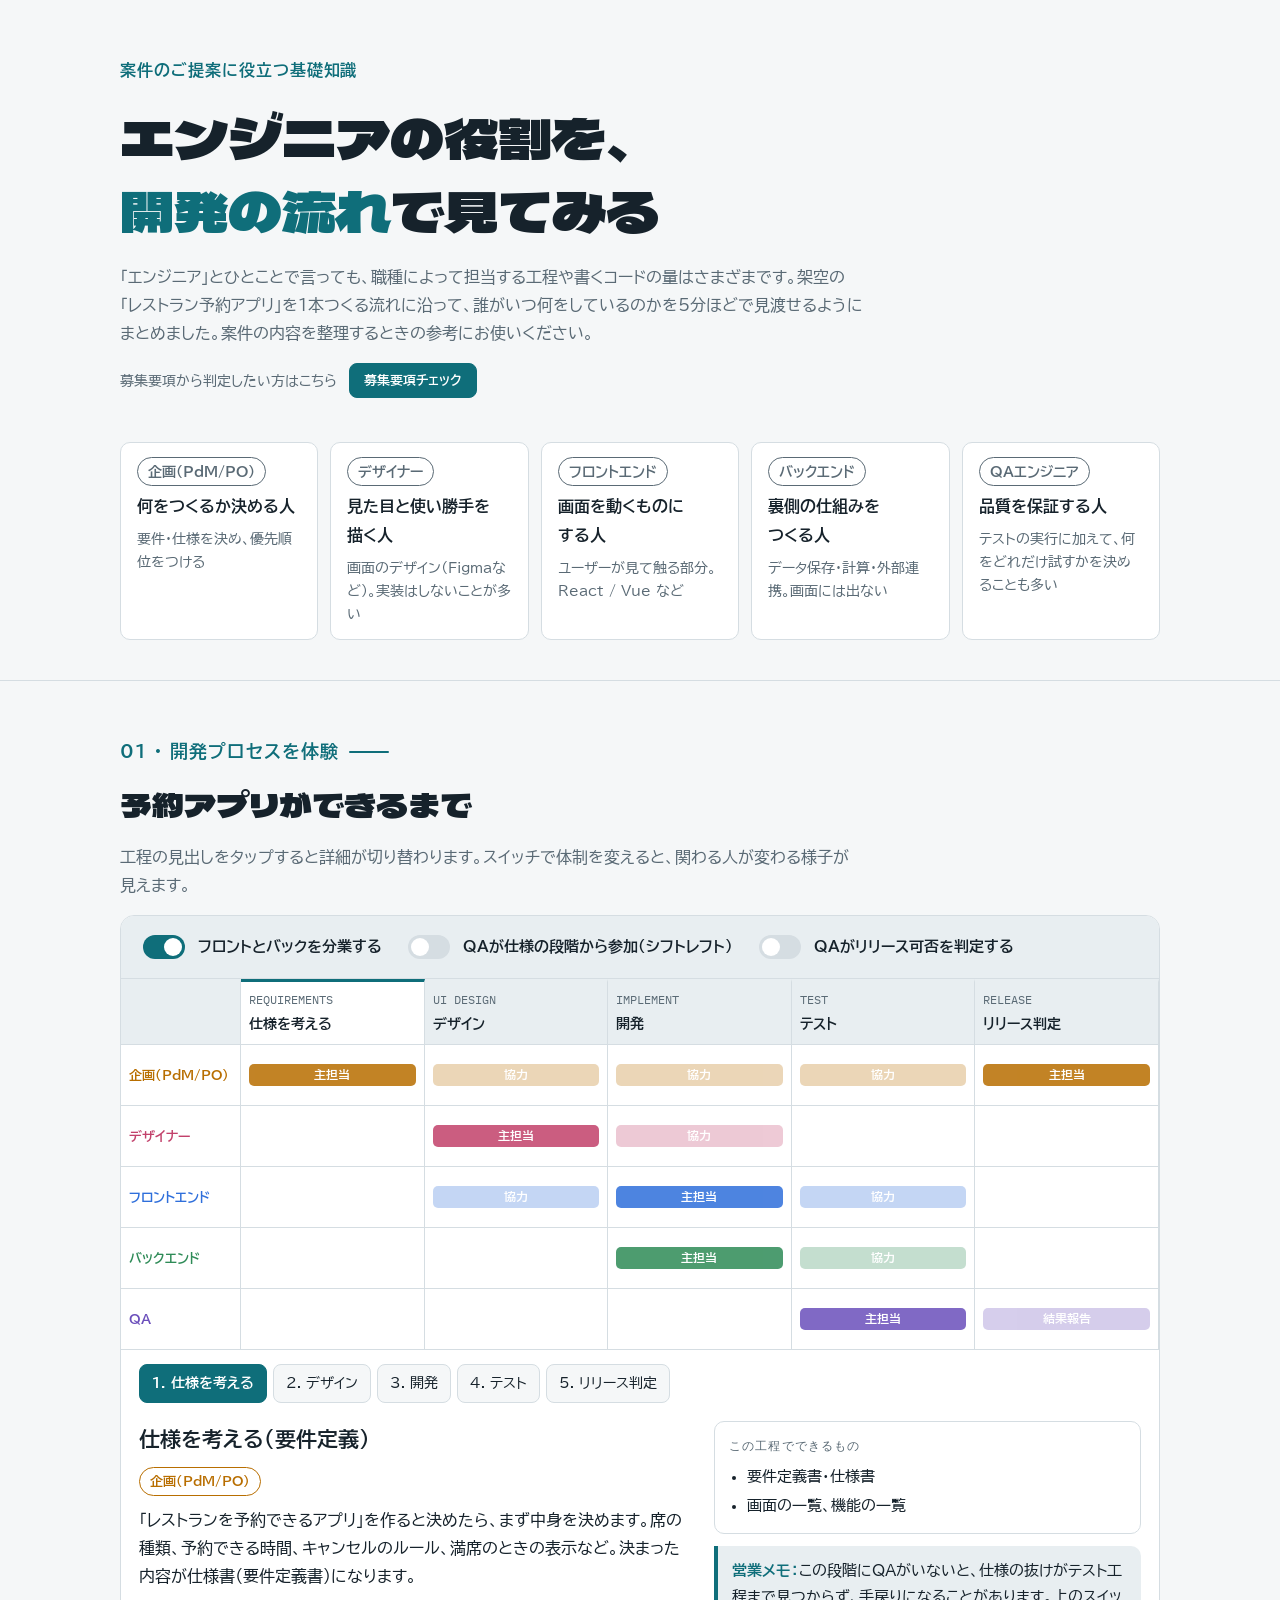
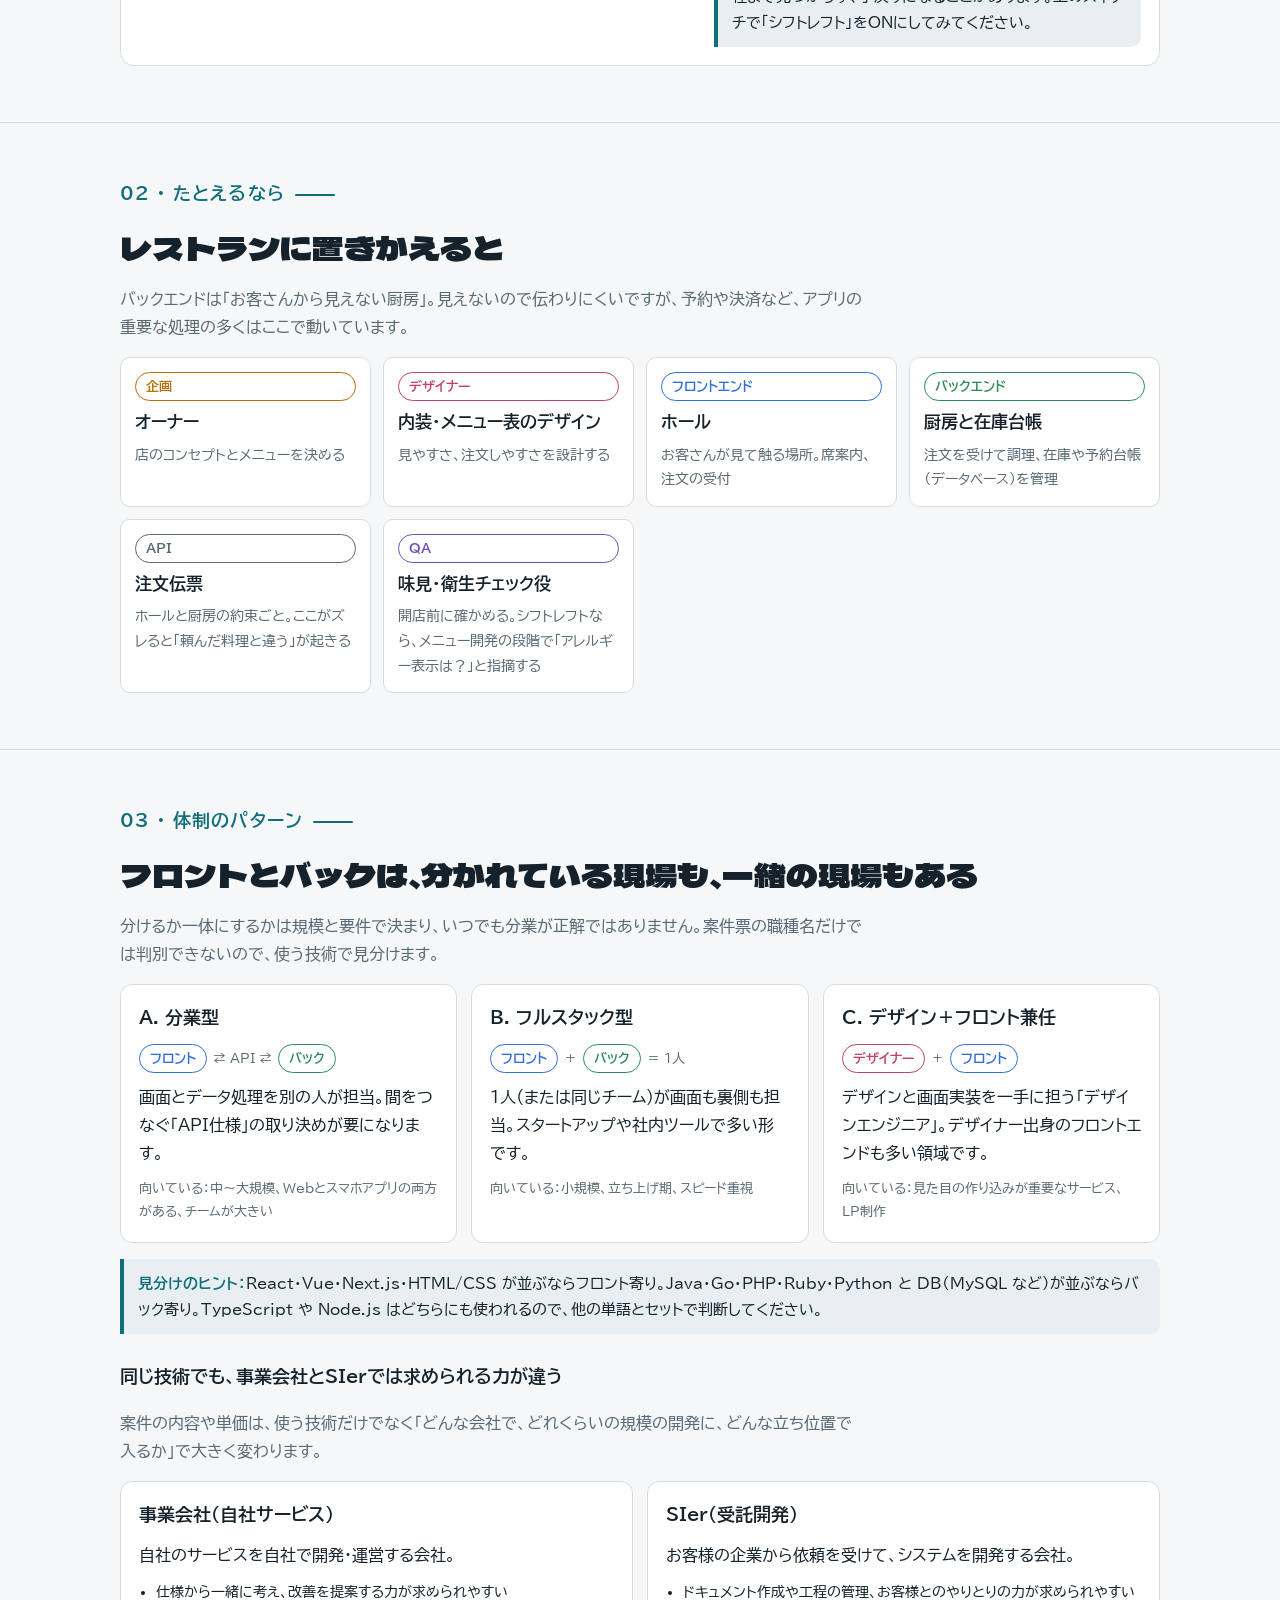
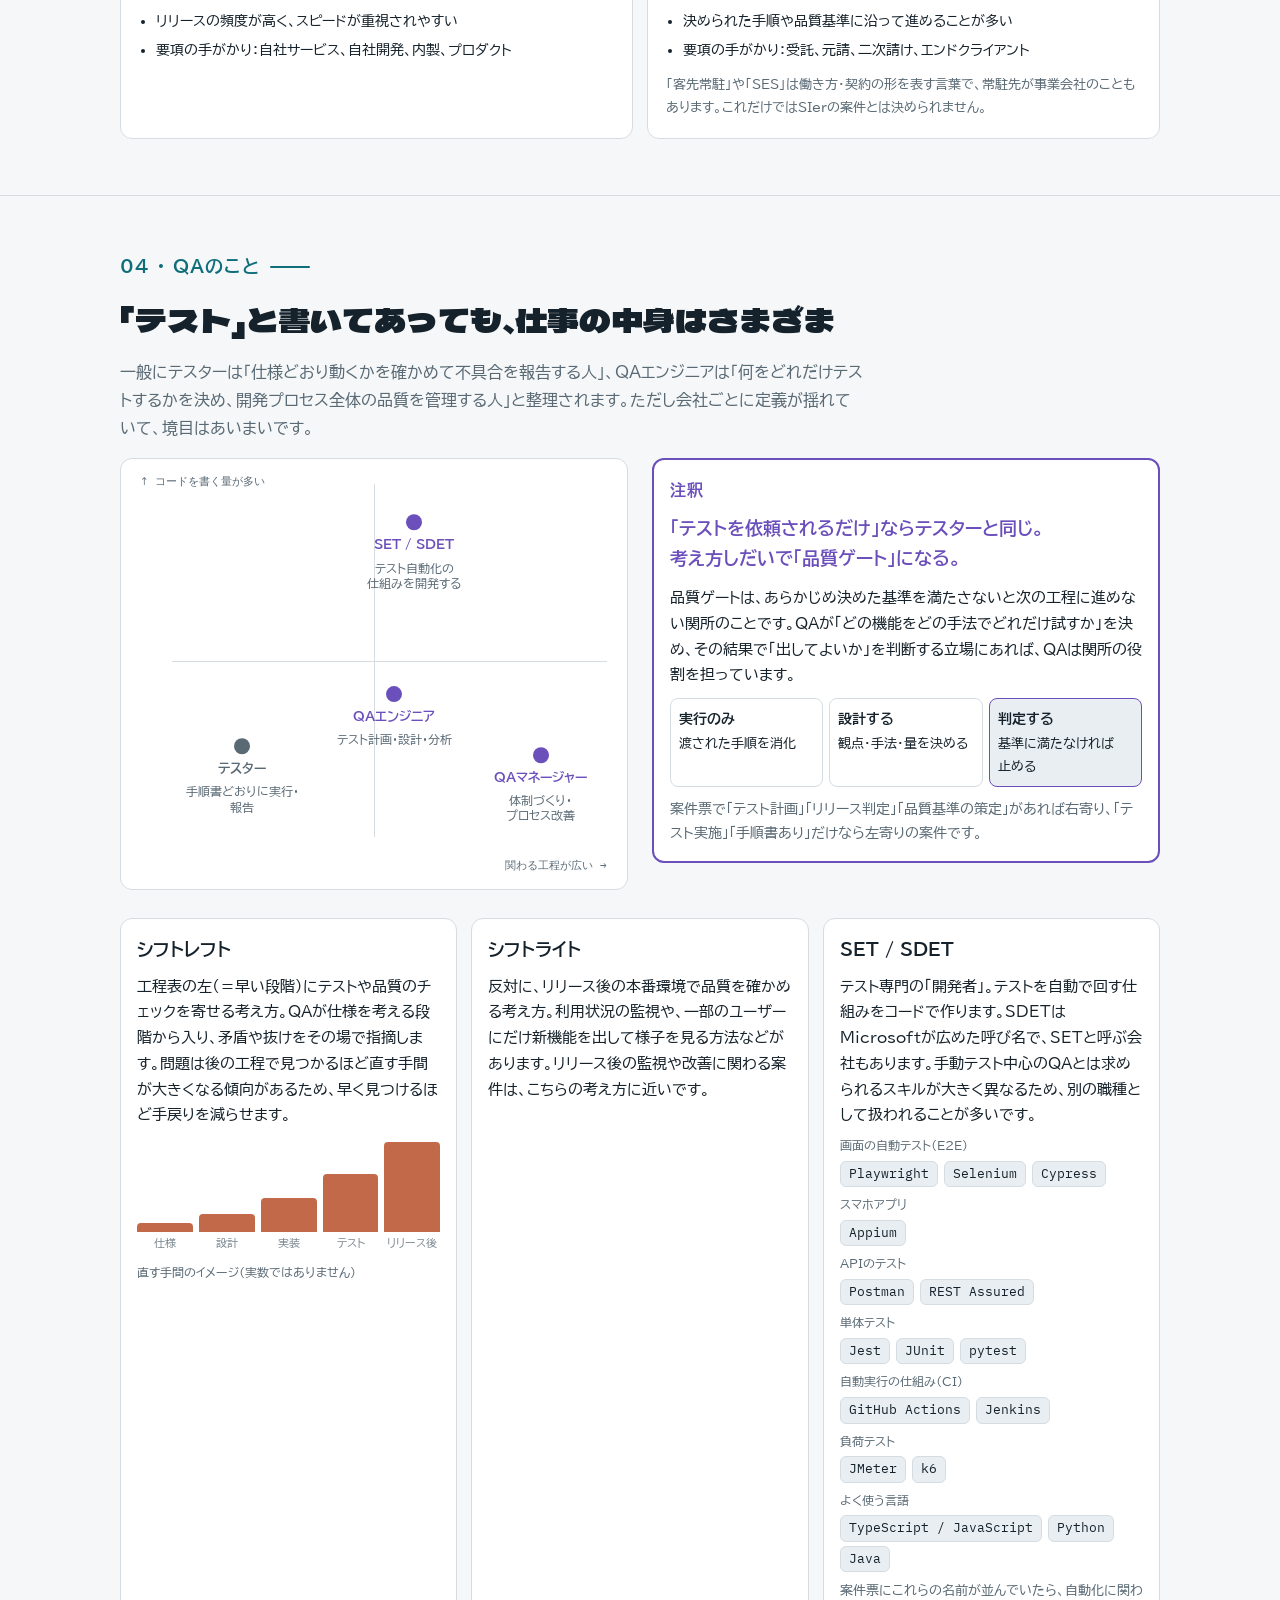
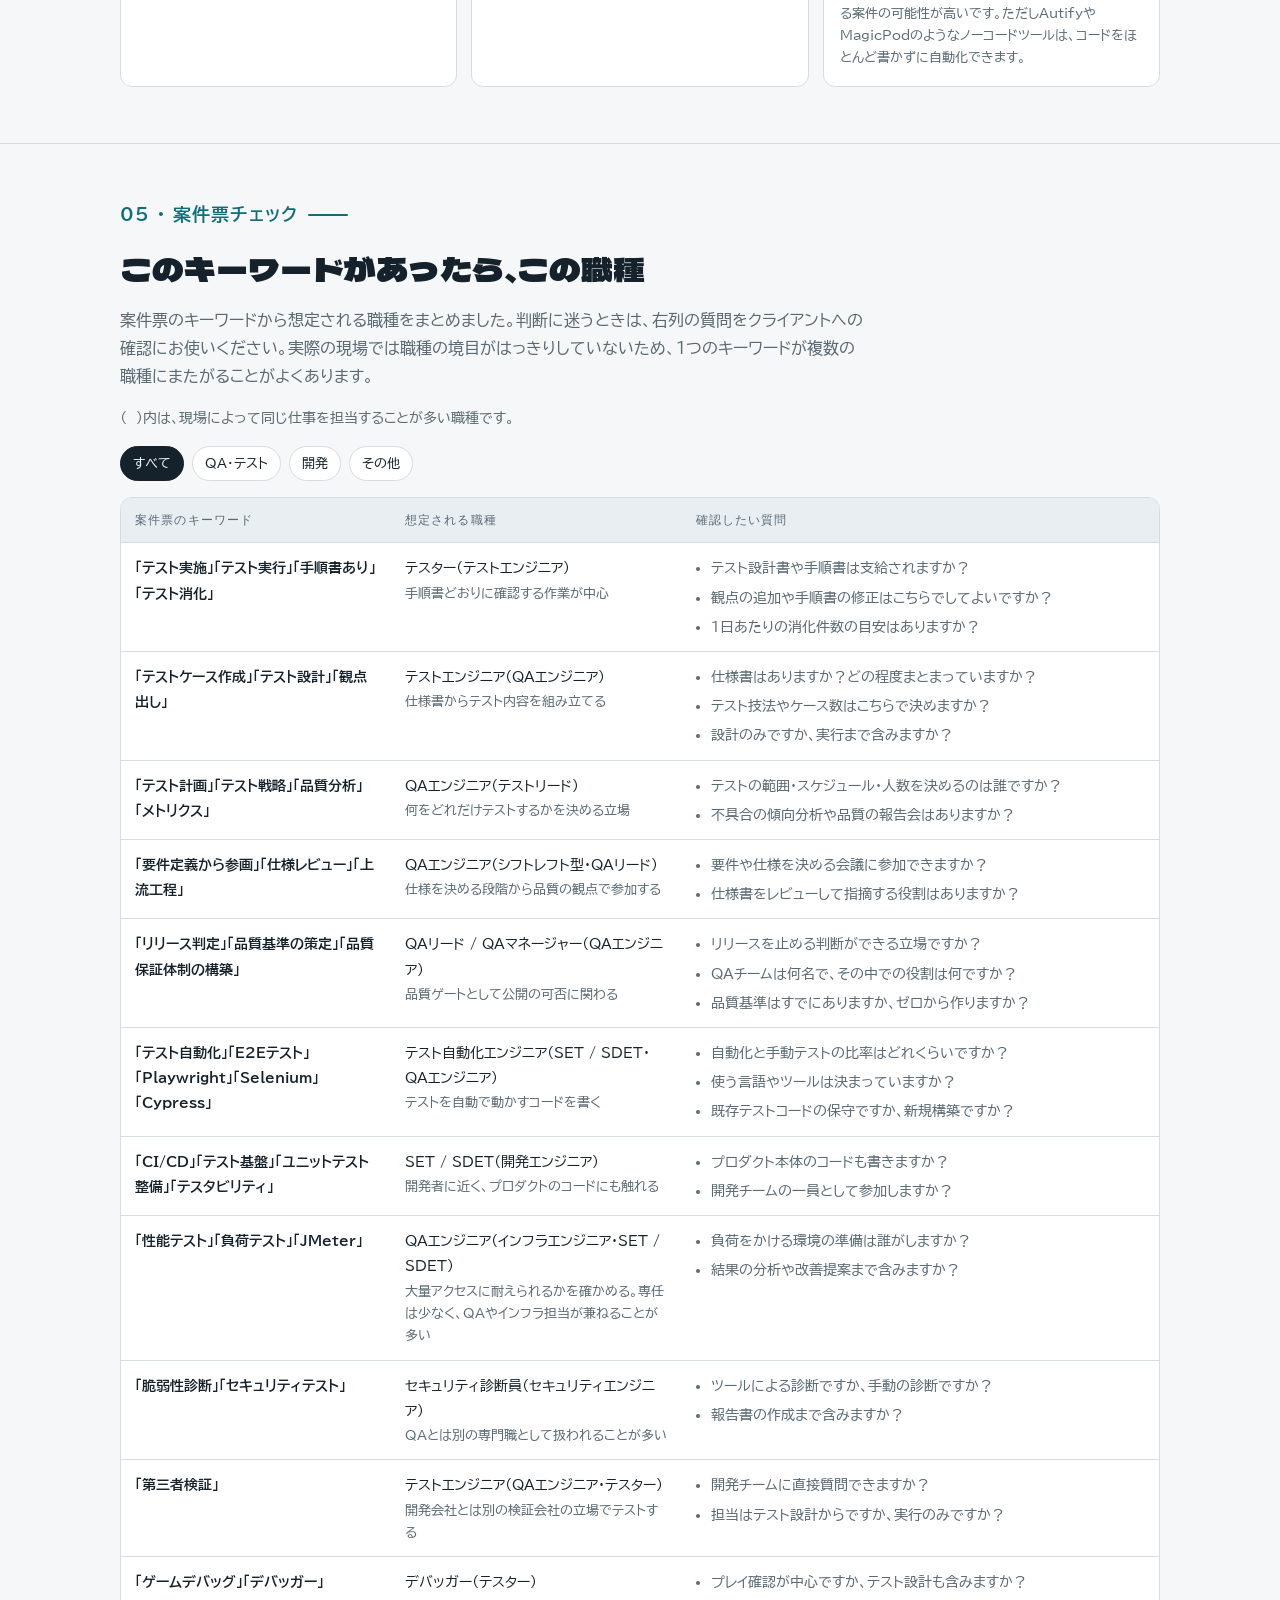
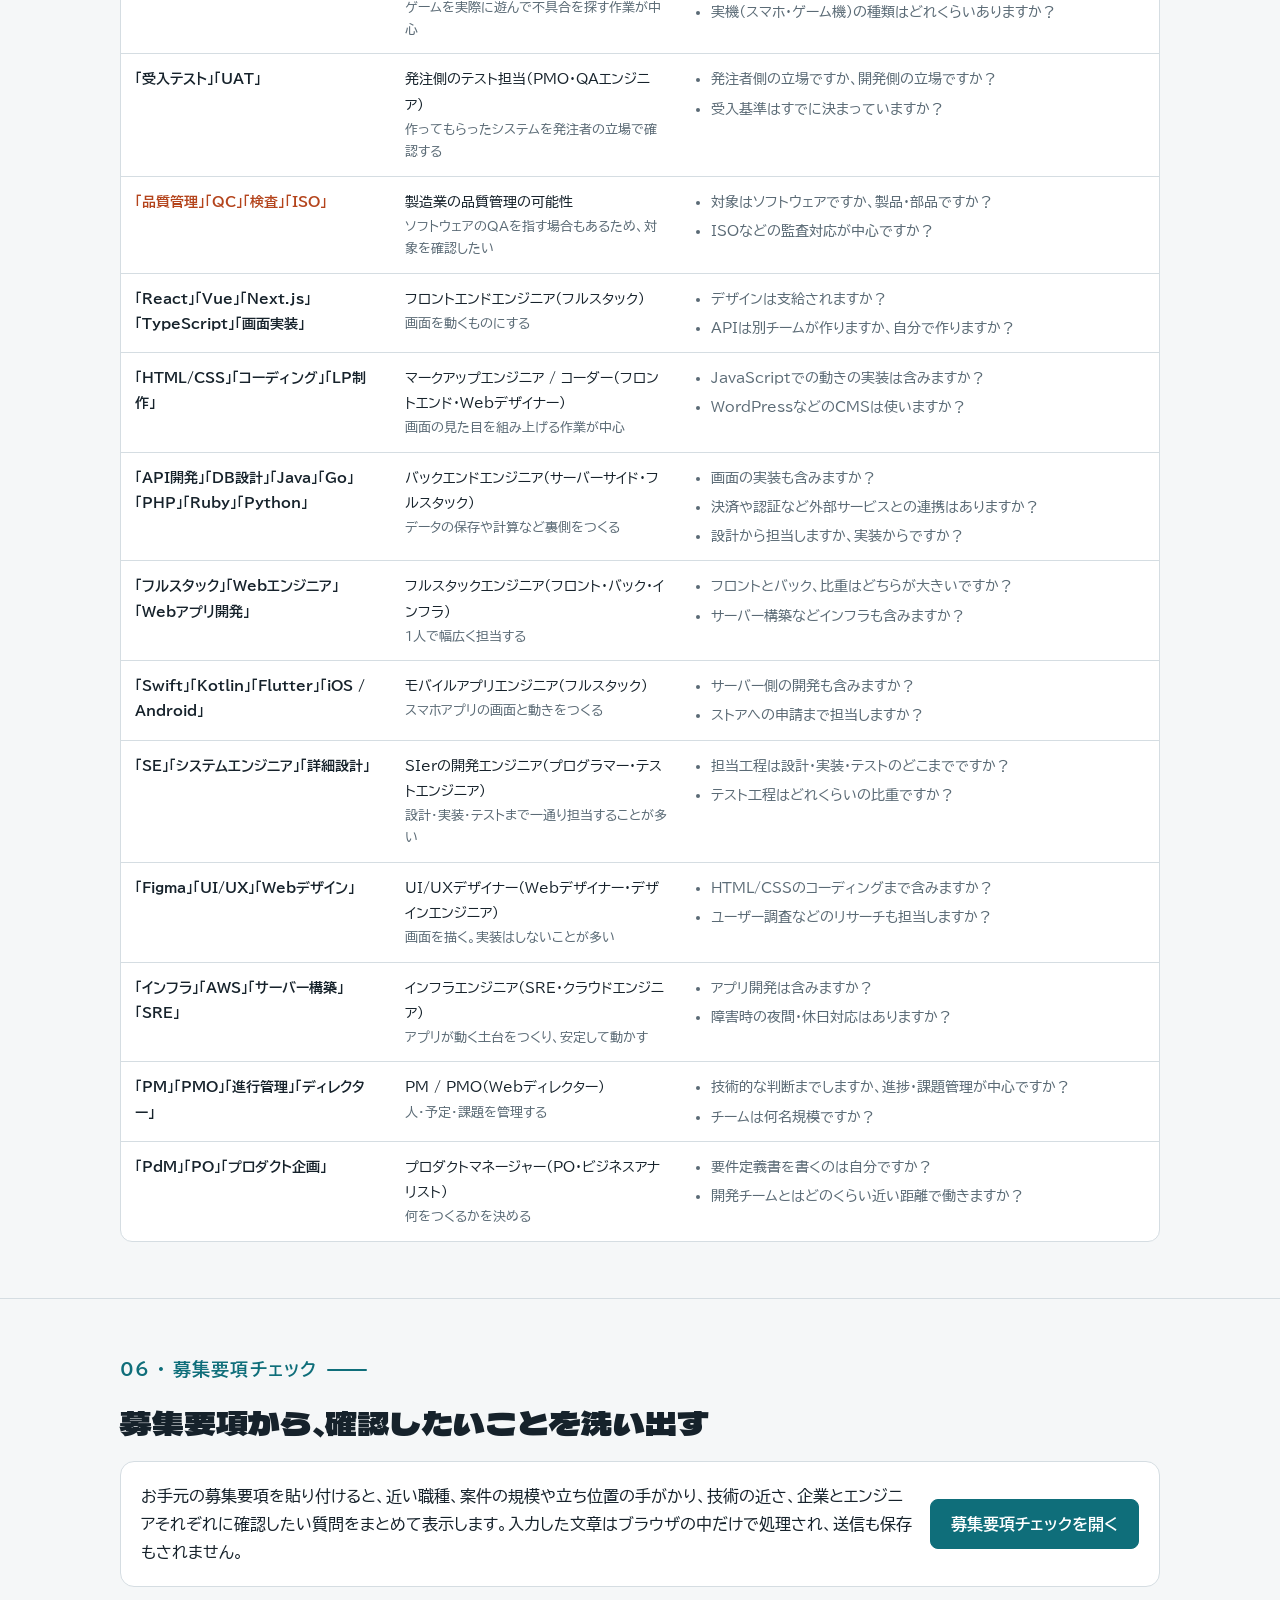
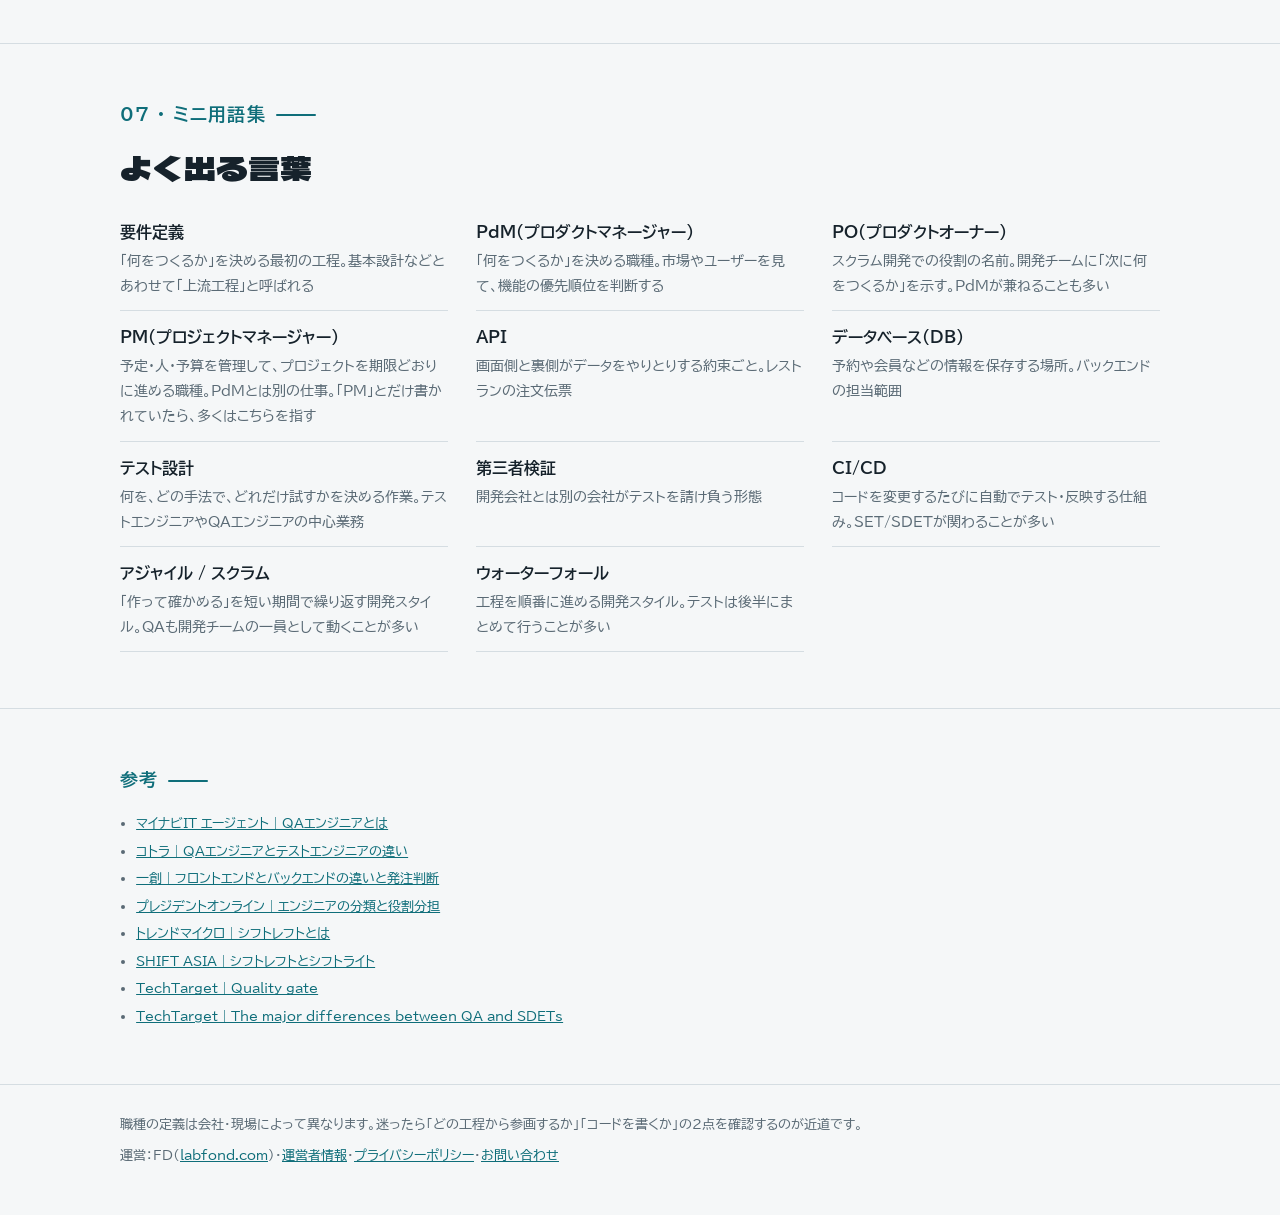
<file: index.html>
<!doctype html>
<html lang="ja">
<head>
<meta charset="utf-8">
<meta name="viewport" content="width=device-width, initial-scale=1, viewport-fit=cover">
<title>エンジニア職種マップ</title>
<meta name="description" content="フリーランスエージェント・営業の方向けに、エンジニア各職種の役割と開発の流れを解説。QAエンジニアとテスターの違いや、募集要項から近い職種と確認したいことを洗い出すツールも。">
<meta name="robots" content="noindex">
<link rel="icon" href="/favicon.ico" sizes="any">
<link rel="icon" href="/icon-192.png" type="image/png">
<link rel="apple-touch-icon" href="/apple-touch-icon.png">
<link rel="canonical" href="https://engineer-map.labfond.com/">
<meta property="og:type" content="website">
<meta property="og:site_name" content="エンジニア職種マップ">
<meta property="og:title" content="エンジニア職種マップ">
<meta property="og:description" content="フリーランスエージェント・営業の方向けに、エンジニア各職種の役割と開発の流れを解説。QAエンジニアとテスターの違いや、募集要項から近い職種と確認したいことを洗い出すツールも。">
<meta property="og:url" content="https://engineer-map.labfond.com/">
<meta property="og:locale" content="ja_JP">
<meta name="twitter:card" content="summary">
<!-- Google tag (gtag.js) -->
<script async src="https://www.googletagmanager.com/gtag/js?id=G-GK0SS0BLJ9"></script>
<script>
  window.dataLayer = window.dataLayer || [];
  function gtag(){dataLayer.push(arguments);}
  gtag('js', new Date());
  gtag('config', 'G-GK0SS0BLJ9');
</script>
<link rel="preconnect" href="https://fonts.googleapis.com">
<link rel="preconnect" href="https://fonts.gstatic.com" crossorigin>
<link rel="stylesheet" href="https://fonts.googleapis.com/css2?family=BIZ+UDPGothic:wght@400;700&family=Dela+Gothic+One&family=IBM+Plex+Mono:wght@500&display=swap">
<link rel="stylesheet" href="assets/site.css">
</head>
<body>
<header class="wrap hero stack">
  <p class="eyebrow">案件のご提案に役立つ基礎知識</p>
  <h1>エンジニアの役割を、<wbr><em>開発の流れ</em>で<wbr>見てみる</h1>
  <p class="lead">「エンジニア」とひとことで言っても、職種によって担当する工程や書くコードの量はさまざまです。架空の「レストラン予約アプリ」を1本つくる流れに沿って、誰がいつ何をしているのかを5分ほどで見渡せるようにまとめました。案件の内容を整理するときの参考にお使いください。</p>
  <div class="mini-cta"><span>募集要項から判定したい方はこちら</span><a class="btn" href="check.html">募集要項チェック</a></div>
  <div class="tldr">
    <div class="tl"><span class="chip pm">企画（PdM/PO）</span><b>何をつくるか<wbr>決める人</b><span>要件・仕様を決め、優先順位をつける</span></div>
    <div class="tl"><span class="chip ds">デザイナー</span><b>見た目と<wbr>使い勝手を<wbr>描く人</b><span>画面のデザイン（Figmaなど）。実装はしないことが多い</span></div>
    <div class="tl"><span class="chip fe">フロントエンド</span><b>画面を<wbr>動くものに<wbr>する人</b><span>ユーザーが見て触る部分。React / Vue など</span></div>
    <div class="tl"><span class="chip be">バックエンド</span><b>裏側の<wbr>仕組みを<wbr>つくる人</b><span>データ保存・計算・外部連携。画面には出ない</span></div>
    <div class="tl"><span class="chip qa">QAエンジニア</span><b>品質を<wbr>保証する人</b><span>テストの実行に加えて、何をどれだけ試すかを決めることも多い</span></div>
  </div>
</header>

<main>
<section>
  <div class="wrap stack">
    <p class="eyebrow">01 · 開発プロセスを体験</p>
    <h2>予約アプリが<wbr>できるまで</h2>
    <p class="lead">工程の見出しをタップすると詳細が切り替わります。スイッチで体制を変えると、関わる人が変わる様子が見えます。</p>

    <div class="sim">
      <div class="toggles">
        <label class="sw" for="tgSplit"><input type="checkbox" id="tgSplit" checked> フロントとバックを分業する</label>
        <label class="sw" for="tgShift"><input type="checkbox" id="tgShift"> QAが仕様の段階から参加（シフトレフト）</label>
        <label class="sw" for="tgGate"><input type="checkbox" id="tgGate"> QAがリリース可否を判定する</label>
      </div>
      <div class="lane-scroll"><div class="lanes" id="lanes"></div></div>
      <div class="steptabs" role="tablist" id="tabs"></div>
      <div class="detail" id="detail"></div>
    </div>
  </div>
</section>

<section>
  <div class="wrap stack">
    <p class="eyebrow">02 · たとえるなら</p>
    <h2>レストランに<wbr>置きかえると</h2>
    <p class="lead">バックエンドは「お客さんから見えない厨房」。見えないので伝わりにくいですが、予約や決済など、アプリの重要な処理の多くはここで動いています。</p>
    <div class="ana">
      <div class="row"><span class="chip pm">企画</span><span class="eq">オーナー</span><span class="sub">店のコンセプトとメニューを決める</span></div>
      <div class="row"><span class="chip ds">デザイナー</span><span class="eq">内装・<wbr>メニュー表の<wbr>デザイン</span><span class="sub">見やすさ、注文しやすさを設計する</span></div>
      <div class="row"><span class="chip fe">フロントエンド</span><span class="eq">ホール</span><span class="sub">お客さんが見て触る場所。席案内、注文の受付</span></div>
      <div class="row"><span class="chip be">バックエンド</span><span class="eq">厨房と<wbr>在庫台帳</span><span class="sub">注文を受けて調理、在庫や予約台帳（データベース）を管理</span></div>
      <div class="row"><span class="chip" style="color:var(--muted)">API</span><span class="eq">注文伝票</span><span class="sub">ホールと厨房の約束ごと。ここがズレると「頼んだ料理と違う」が起きる</span></div>
      <div class="row"><span class="chip qa">QA</span><span class="eq">味見・<wbr>衛生チェック役</span><span class="sub">開店前に確かめる。シフトレフトなら、メニュー開発の段階で「アレルギー表示は？」と指摘する</span></div>
    </div>
  </div>
</section>

<section>
  <div class="wrap stack">
    <p class="eyebrow">03 · 体制のパターン</p>
    <h2>フロントとバックは、<wbr>分かれている<wbr>現場も、<wbr>一緒の<wbr>現場もある</h2>
    <p class="lead">分けるか一体にするかは規模と要件で決まり、いつでも分業が正解ではありません。案件票の職種名だけでは判別できないので、使う技術で見分けます。</p>
    <div class="pats">
      <div class="pat">
        <h3>A. 分業型</h3>
        <div class="flow"><span class="chip fe">フロント</span><span class="arr">⇄ API ⇄</span><span class="chip be">バック</span></div>
        <p>画面とデータ処理を別の人が担当。間をつなぐ「API仕様」の取り決めが要になります。</p>
        <p class="fit">向いている：中〜大規模、Webとスマホアプリの両方がある、チームが大きい</p>
      </div>
      <div class="pat">
        <h3>B. フルスタック型</h3>
        <div class="flow"><span class="chip fe">フロント</span><span class="arr">＋</span><span class="chip be">バック</span><span class="arr">＝ 1人</span></div>
        <p>1人（または同じチーム）が画面も裏側も担当。スタートアップや社内ツールで多い形です。</p>
        <p class="fit">向いている：小規模、立ち上げ期、スピード重視</p>
      </div>
      <div class="pat">
        <h3>C. デザイン＋<wbr>フロント兼任</h3>
        <div class="flow"><span class="chip ds">デザイナー</span><span class="arr">＋</span><span class="chip fe">フロント</span></div>
        <p>デザインと画面実装を一手に担う「デザインエンジニア」。デザイナー出身のフロントエンドも多い領域です。</p>
        <p class="fit">向いている：見た目の作り込みが重要なサービス、LP制作</p>
      </div>
    </div>
    <div class="memo"><b>見分けのヒント：</b>React・Vue・Next.js・HTML/CSS が並ぶならフロント寄り。Java・Go・PHP・Ruby・Python と DB（MySQL など）が並ぶならバック寄り。TypeScript や Node.js はどちらにも使われるので、他の単語とセットで判断してください。</div>
    <h3 style="margin-top:12px">同じ技術でも、<wbr>事業会社と<wbr>SIerでは<wbr>求められる力が違う</h3>
    <p class="lead">案件の内容や単価は、使う技術だけでなく「どんな会社で、どれくらいの規模の開発に、どんな立ち位置で入るか」で大きく変わります。</p>
    <div class="biz">
      <div class="pat">
        <h3>事業会社（自社サービス）</h3>
        <p>自社のサービスを自社で開発・運営する会社。</p>
        <ul class="clean">
          <li>仕様から一緒に考え、改善を提案する力が求められやすい</li>
          <li>リリースの頻度が高く、スピードが重視されやすい</li>
          <li>要項の手がかり：自社サービス、自社開発、内製、プロダクト</li>
        </ul>
      </div>
      <div class="pat">
        <h3>SIer（受託開発）</h3>
        <p>お客様の企業から依頼を受けて、システムを開発する会社。</p>
        <ul class="clean">
          <li>ドキュメント作成や工程の管理、お客様とのやりとりの力が求められやすい</li>
          <li>決められた手順や品質基準に沿って進めることが多い</li>
          <li>要項の手がかり：受託、元請、二次請け、エンドクライアント</li>
        </ul>
        <p class="fit">「客先常駐」や「SES」は働き方・契約の形を表す言葉で、常駐先が事業会社のこともあります。これだけではSIerの案件とは決められません。</p>
      </div>
    </div>
  </div>
</section>

<section>
  <div class="wrap stack">
    <p class="eyebrow">04 · QAのこと</p>
    <h2>「テスト」と<wbr>書いてあっても、<wbr>仕事の中身は<wbr>さまざま</h2>
    <p class="lead">一般にテスターは「仕様どおり動くかを確かめて不具合を報告する人」、QAエンジニアは「何をどれだけテストするかを決め、開発プロセス全体の品質を管理する人」と整理されます。ただし会社ごとに定義が揺れていて、境目はあいまいです。</p>
    <div class="qa-grid">
      <div class="map" aria-label="QA系職種の位置づけマップ">
        <div class="gridl" style="left:50%;top:6%;bottom:12%;width:1px"></div>
        <div class="gridl" style="top:47%;left:10%;right:4%;height:1px"></div>
        <span class="ax" style="left:4%;top:3%">↑ コードを<wbr>書く量が多い</span>
        <span class="ax" style="right:4%;bottom:3%">関わる工程が広い →</span>
        <div class="dot" style="left:24%;top:74%;color:var(--muted)">テスター<small>手順書どおりに<wbr>実行・報告</small></div>
        <div class="dot" style="left:54%;top:60%;color:var(--c-qa)">QAエンジニア<small>テスト計画・<wbr>設計・分析</small></div>
        <div class="dot" style="left:58%;top:22%;color:var(--c-qa)">SET / SDET<small>テスト自動化の<wbr>仕組みを<wbr>開発する</small></div>
        <div class="dot" style="left:83%;top:76%;color:var(--c-qa)">QAマネージャー<small>体制づくり・<wbr>プロセス改善</small></div>
      </div>
      <div class="gate">
        <p class="eyebrow" style="color:var(--c-qa)">注釈</p>
        <h3>「テストを<wbr>依頼されるだけ」<wbr>なら<wbr>テスターと同じ。<br>考え方しだいで<wbr>「品質ゲート」になる。</h3>
        <p style="font-size:.92rem">品質ゲートは、あらかじめ決めた基準を満たさないと次の工程に進めない関所のことです。QAが「どの機能をどの手法でどれだけ試すか」を決め、その結果で「出してよいか」を判断する立場にあれば、QAは関所の役割を担っています。</p>
        <div class="scale">
          <div><b>実行のみ</b><span>渡された<wbr>手順を<wbr>消化</span></div>
          <div><b>設計する</b><span>観点・<wbr>手法・量を<wbr>決める</span></div>
          <div><b>判定する</b><span>基準に<wbr>満たなければ<wbr>止める</span></div>
        </div>
        <p style="font-size:.86rem;color:var(--muted)">案件票で「テスト計画」「リリース判定」「品質基準の策定」があれば右寄り、「テスト実施」「手順書あり」だけなら左寄りの案件です。</p>
      </div>
    </div>

    <div class="shift" style="margin-top:12px">
      <div class="s">
        <h3>シフトレフト</h3>
        <p style="font-size:.92rem">工程表の左（＝早い段階）にテストや品質のチェックを寄せる考え方。QAが仕様を考える段階から入り、矛盾や抜けをその場で指摘します。問題は後の工程で見つかるほど直す手間が大きくなる傾向があるため、早く見つけるほど手戻りを減らせます。</p>
        <div class="costline" aria-label="不具合が見つかる時期と修正の手間のイメージ">
          <div style="height:10%"><span>仕様</span></div>
          <div style="height:20%"><span>設計</span></div>
          <div style="height:38%"><span>実装</span></div>
          <div style="height:65%"><span>テスト</span></div>
          <div style="height:100%"><span>リリース後</span></div>
        </div>
        <p style="font-size:.76rem;color:var(--muted);margin-top:22px">直す手間のイメージ（実数ではありません）</p>
      </div>
      <div class="s">
        <h3>シフトライト</h3>
        <p style="font-size:.92rem">反対に、リリース後の本番環境で品質を確かめる考え方。利用状況の監視や、一部のユーザーにだけ新機能を出して様子を見る方法などがあります。リリース後の監視や改善に関わる案件は、こちらの考え方に近いです。</p>
      </div>
      <div class="s">
        <h3>SET / SDET</h3>
        <p style="font-size:.92rem">テスト専門の「開発者」。テストを自動で回す仕組みをコードで作ります。SDETはMicrosoftが広めた呼び名で、SETと呼ぶ会社もあります。手動テスト中心のQAとは求められるスキルが大きく異なるため、別の職種として扱われることが多いです。</p>
        <div class="tools">
          <div><span class="k">画面の自動テスト（E2E）</span><span class="tg">Playwright</span><span class="tg">Selenium</span><span class="tg">Cypress</span></div>
          <div><span class="k">スマホアプリ</span><span class="tg">Appium</span></div>
          <div><span class="k">APIのテスト</span><span class="tg">Postman</span><span class="tg">REST Assured</span></div>
          <div><span class="k">単体テスト</span><span class="tg">Jest</span><span class="tg">JUnit</span><span class="tg">pytest</span></div>
          <div><span class="k">自動実行の仕組み（CI）</span><span class="tg">GitHub Actions</span><span class="tg">Jenkins</span></div>
          <div><span class="k">負荷テスト</span><span class="tg">JMeter</span><span class="tg">k6</span></div>
          <div><span class="k">よく使う言語</span><span class="tg">TypeScript / JavaScript</span><span class="tg">Python</span><span class="tg">Java</span></div>
        </div>
        <p style="font-size:.8rem;color:var(--muted)">案件票にこれらの名前が並んでいたら、自動化に関わる案件の可能性が高いです。ただしAutifyやMagicPodのようなノーコードツールは、コードをほとんど書かずに自動化できます。</p>
      </div>
    </div>
  </div>
</section>

<section>
  <div class="wrap stack">
    <p class="eyebrow">05 · 案件票チェック</p>
    <h2>このキーワードが<wbr>あったら、<wbr>この職種</h2>
    <p class="lead">案件票のキーワードから想定される職種をまとめました。判断に迷うときは、右列の質問をクライアントへの確認にお使いください。実際の現場では職種の境目がはっきりしていないため、1つのキーワードが複数の職種にまたがることがよくあります。</p>
    <p class="legend">（　）内は、現場によって同じ仕事を担当することが多い職種です。</p>
    <div class="filter" id="filter">
      <button aria-pressed="true" data-f="all">すべて</button>
      <button aria-pressed="false" data-f="qa">QA・テスト</button>
      <button aria-pressed="false" data-f="dev">開発</button>
      <button aria-pressed="false" data-f="other">その他</button>
    </div>
    <div class="tbl-wrap"><table>
      <thead><tr><th>案件票のキーワード</th><th>想定される職種</th><th>確認したい質問</th></tr></thead>
      <tbody id="cheat"></tbody>
    </table></div>
  </div>
</section>

<section id="check">
  <div class="wrap stack">
    <p class="eyebrow">06 · 募集要項チェック</p>
    <h2>募集要項から、<wbr>確認したいことを<wbr>洗い出す</h2>
    <div class="cta">
      <div class="stack" style="gap:8px">
        <p>お手元の募集要項を貼り付けると、近い職種、案件の規模や立ち位置の手がかり、技術の近さ、企業とエンジニアそれぞれに確認したい質問をまとめて表示します。入力した文章はブラウザの中だけで処理され、送信も保存もされません。</p>
      </div>
      <a class="btn cta-btn" href="check.html">募集要項チェックを開く</a>
    </div>
  </div>
</section>

<section>
  <div class="wrap stack">
    <p class="eyebrow">07 · ミニ用語集</p>
    <h2>よく出る<wbr>言葉</h2>
    <dl class="gl">
      <div><dt>要件定義</dt><dd>「何をつくるか」を決める最初の工程。基本設計などとあわせて「上流工程」と呼ばれる</dd></div>
      <div><dt>PdM（プロダクトマネージャー）</dt><dd>「何をつくるか」を決める職種。市場やユーザーを見て、機能の優先順位を判断する</dd></div>
      <div><dt>PO（プロダクトオーナー）</dt><dd>スクラム開発での役割の名前。開発チームに「次に何をつくるか」を示す。PdMが兼ねることも多い</dd></div>
      <div><dt>PM（プロジェクトマネージャー）</dt><dd>予定・人・予算を管理して、プロジェクトを期限どおりに進める職種。PdMとは別の仕事。「PM」とだけ書かれていたら、多くはこちらを指す</dd></div>
      <div><dt>API</dt><dd>画面側と裏側がデータをやりとりする約束ごと。レストランの注文伝票</dd></div>
      <div><dt>データベース（DB）</dt><dd>予約や会員などの情報を保存する場所。バックエンドの担当範囲</dd></div>
      <div><dt>テスト設計</dt><dd>何を、どの手法で、どれだけ試すかを決める作業。テストエンジニアやQAエンジニアの中心業務</dd></div>
      <div><dt>第三者検証</dt><dd>開発会社とは別の会社がテストを請け負う形態</dd></div>
      <div><dt>CI/CD</dt><dd>コードを変更するたびに自動でテスト・反映する仕組み。SET/SDETが関わることが多い</dd></div>
      <div><dt>アジャイル / スクラム</dt><dd>「作って確かめる」を短い期間で繰り返す開発スタイル。QAも開発チームの一員として動くことが多い</dd></div>
      <div><dt>ウォーターフォール</dt><dd>工程を順番に進める開発スタイル。テストは後半にまとめて行うことが多い</dd></div>
    </dl>
  </div>
</section>

<section>
  <div class="wrap stack">
    <p class="eyebrow">参考</p>
    <ul class="clean src">
      <li><a href="https://mynavi-agent.jp/it/knowhow/qa_engineer/" target="_blank" rel="noopener">マイナビIT エージェント｜QAエンジニアとは</a></li>
      <li><a href="https://www.kotora.jp/c/41036-2/" target="_blank" rel="noopener">コトラ｜QAエンジニアとテストエンジニアの違い</a></li>
      <li><a href="https://www.issoh.co.jp/column/details/13169/" target="_blank" rel="noopener">一創｜フロントエンドとバックエンドの違いと発注判断</a></li>
      <li><a href="https://president.jp/articles/-/101270" target="_blank" rel="noopener">プレジデントオンライン｜エンジニアの分類と役割分担</a></li>
      <li><a href="https://www.trendmicro.com/ja_jp/business/campaigns/aws/column/shift-left-202307-03.html" target="_blank" rel="noopener">トレンドマイクロ｜シフトレフトとは</a></li>
      <li><a href="https://shiftasia.com/ja/column/%e3%82%b7%e3%83%95%e3%83%88%e3%83%ac%e3%83%95%e3%83%88%e3%81%a8%e3%81%af/" target="_blank" rel="noopener">SHIFT ASIA｜シフトレフトとシフトライト</a></li>
      <li><a href="https://techtarget.com/searchsoftwarequality/definition/quality-gate" target="_blank" rel="noopener">TechTarget｜Quality gate</a></li>
      <li><a href="https://www.techtarget.com/it-infrastructure/tip/The-major-differences-between-QA-and-SDETs" target="_blank" rel="noopener">TechTarget｜The major differences between QA and SDETs</a></li>
    </ul>
  </div>
</section>
</main>

<footer><div class="wrap stack" style="gap:8px">
  <p>職種の定義は会社・現場によって異なります。迷ったら「どの工程から参画するか」「コードを書くか」の2点を確認するのが近道です。</p>
  <p class="foot-links">運営：FD（<a href="https://labfond.com/" target="_blank" rel="noopener">labfond.com</a>）<span aria-hidden="true">・</span><a href="https://labfond.com/about.html" target="_blank" rel="noopener">運営者情報</a><span aria-hidden="true">・</span><a href="https://labfond.com/privacy.html" target="_blank" rel="noopener">プライバシーポリシー</a><span aria-hidden="true">・</span><a href="https://docs.google.com/forms/d/1ul9e318yHhixHOjYTOZlA2eYhhNiN5sS4JxnIKr2HPA/viewform" target="_blank" rel="noopener">お問い合わせ</a></p>
</div></footer>

<script>
const PH=[
 {id:"spec",n:"仕様を考える",e:"REQUIREMENTS"},
 {id:"design",n:"デザイン",e:"UI DESIGN"},
 {id:"dev",n:"開発",e:"IMPLEMENT"},
 {id:"test",n:"テスト",e:"TEST"},
 {id:"release",n:"リリース判定",e:"RELEASE"}
];
const ROLES=[
 {k:"pm",n:"企画（PdM/PO）"},{k:"ds",n:"デザイナー"},{k:"fe",n:"フロントエンド"},{k:"be",n:"バックエンド"},{k:"qa",n:"QA"}
];
function involve(s){
  const m={pm:{spec:2,design:1,dev:1,test:1,release:2},ds:{design:2,dev:1},fe:{design:1,dev:2,test:1},be:{dev:2,test:1},fs:{design:1,dev:2,test:1},qa:{test:2,release:5}};
  if(s.shift){m.qa.spec=3;m.qa.design=3;m.qa.dev=3;}
  if(s.gate){m.qa.release=4;}
  return m;
}
const label={1:"協力",2:"主担当",3:"＋参加",4:"判定",5:"結果報告"};
const D={
 spec:s=>({t:"仕様を考える<wbr>（要件定義）",who:s.shift?["pm","qa"]:["pm"],
  body:"「レストランを予約できるアプリ」を作ると決めたら、まず中身を決めます。席の種類、予約できる時間、キャンセルのルール、満席のときの表示など。決まった内容が仕様書（要件定義書）になります。",
  out:["要件定義書・仕様書","画面の一覧、機能の一覧"],
  memo:s.shift?"<b>シフトレフト ON：</b>QAがこの時点で参加し「キャンセル期限を過ぎたらどうなる？」「同時に同じ席を予約したら？」と抜けを指摘します。案件票の「要件定義から参画」「仕様レビュー」はこのタイプです。":"<b>営業メモ：</b>この段階にQAがいないと、仕様の抜けがテスト工程まで見つからず、手戻りになることがあります。上のスイッチで「シフトレフト」をONにしてみてください。"}),
 design:s=>({t:"デザイナーに<wbr>依頼する",who:s.shift?["ds","pm","fe","qa"]:["ds","pm","fe"],
  body:"仕様をもとに、デザイナーが画面の見た目と操作の流れを設計します。日付をどう選ぶか、ボタンの位置、エラー時の表示など。フロントエンドは、実装できるかどうかの相談に乗ります。",
  out:["画面デザイン（Figmaなど）","操作の流れ（画面遷移図）"],
  memo:"<b>営業メモ：</b>「UI/UX」「Figma」が中心の案件はデザイナー向けです。コードを書かないことが多いので、フロントエンド案件とは分けて考えます（Figmaはフロントエンドも使うので、ほかの単語とあわせて判断してください）。"+(s.shift?"QAは画面デザインを見て、テストしにくい箇所や表示の矛盾を早めに伝えます。":"")}),
 dev:s=>s.split?({t:"エンジニアに<wbr>依頼する<wbr>（分業）",who:s.shift?["fe","be","qa"]:["fe","be"],
  body:"フロントエンドはデザインどおりに動く画面を作り、バックエンドは空席の計算、予約データの保存、決済やメール通知との連携を作ります。両者は先にAPI仕様（注文伝票の書式）を決めてから、並行して作業することが多いです。",
  out:["画面（フロント）","API・データベース（バック）","API仕様書"],
  memo:"<b>営業メモ：</b>バックエンドは画面に出ないので成果が見えにくいですが、予約が重複しない、決済が二重にならない、といった「壊れたら困る部分」の多くはバックエンドが担当します。"+(s.shift?"<br><b>シフトレフト ON：</b>QAは開発と並行してテスト設計を進め、開発者の単体テストやレビューに品質の観点から意見します。":"")}):
  ({t:"エンジニアに<wbr>依頼する<wbr>（フルスタック）",who:s.shift?["fe","be","qa"]:["fe","be"],
  body:"1人（または1チーム）が画面も裏側もまとめて作ります。担当者どうしのすり合わせが少ないぶん速く進みやすいですが、担当者に求めるスキルの幅は広くなります。",
  out:["画面＋API＋データベース一式"],
  memo:"<b>営業メモ：</b>「フルスタック」「Webエンジニア」表記の案件はこの形が多めです。技術スタックの欄にフロントとバック両方の言語が並んでいるか確認してください。"+(s.shift?"<br><b>シフトレフト ON：</b>QAは開発と並行してテスト設計を進め、開発者の単体テストやレビューに品質の観点から意見します。":"")}),
 test:s=>({t:"QAエンジニアに<wbr>テストを<wbr>依頼する",who:["qa","fe","be","pm"],
  body:"完成した機能を、仕様どおりに動くか、想定外の操作で壊れないかを確かめます。見つけた不具合は再現手順と影響範囲をつけて開発者に報告し、修正を確認するまで追いかけます。",
  out:["テスト計画書・テスト設計書","テスト結果、不具合報告"],
  memo:"<b>ここが分かれ目：</b>渡された手順書を実行するだけならテスター。「どの機能を重点的に」「どの手法で」「何件くらい」を自分で決めるならQAエンジニア（現場によってはテストエンジニアと呼びます）。後者は、テストの量と質を決めることで、品質ゲートに近い役割を担います。"}),
 release:s=>({t:"リリースして<wbr>よいか<wbr>判定する",who:s.gate?["qa","pm"]:["pm","qa"],
  body:"未解決の不具合の数や重さ、テストの消化状況を見て、公開してよいかを決めます。",
  out:["リリース判定資料","既知の不具合リスト"],
  memo:s.gate?"<b>品質ゲート ON：</b>QAが基準を満たさないと判断すれば、リリースを止められます。案件票に「リリース判定」「品質基準の策定」があれば、このタイプの案件の可能性が高いです。":"<b>営業メモ：</b>この体制では、QAはテスト結果を報告するところまでで、公開するかどうかは企画側が決めます。スイッチで「QAがリリース可否を判定する」をONにすると違いが分かります。"})
};
const S={split:true,shift:false,gate:false,step:"spec"};
const lanes=document.getElementById("lanes"),tabs=document.getElementById("tabs"),detail=document.getElementById("detail");
const rn=k=>k==="fs"?"フルスタック":ROLES.find(r=>r.k===k).n;
function render(){
  const m=involve(S);
  let h='<div class="hd"></div>';
  PH.forEach(p=>h+=`<div class="hd${p.id===S.step?" on":""}" data-step="${p.id}"><span>${p.e}</span><b>${p.n}</b></div>`);
  const bar=v=>v?`<span class="bar${v===1||v===5?" lite":""}${v===3||v===4?" new":""}"><i>${label[v]}</i></span>`:"";
  ROLES.forEach(r=>{
    if(!S.split&&r.k==="be")return;
    const fs=!S.split&&r.k==="fe", k=fs?"fs":r.k, sp=fs?' style="grid-row:span 2"':"";
    h+=`<div class="rl ${k}"${sp}>${fs?"フルスタック<small>フロント＋バックを<wbr>同じ人が担当</small>":r.n}</div>`;
    PH.forEach(p=>{h+=`<div class="cell ${k}"${sp}>${bar((m[k]||{})[p.id])}</div>`;});
  });
  lanes.innerHTML=h;
  tabs.innerHTML=PH.map((p,i)=>`<button role="tab" id="tab-${p.id}" aria-selected="${p.id===S.step}" data-step="${p.id}">${i+1}. ${p.n}</button>`).join("");
  const d=D[S.step](S);
  const who=[...new Set(d.who.map(k=>!S.split&&(k==="fe"||k==="be")?"fs":k))];
  detail.innerHTML=`<div><h3>${d.t}</h3><div class="who">${who.map(k=>`<span class="chip ${k}">${rn(k)}</span>`).join("")}</div><p>${d.body}</p></div>
  <div class="stack" style="gap:12px"><div class="box"><span class="k">この工程でできるもの</span><ul class="clean">${d.out.map(o=>`<li>${o}</li>`).join("")}</ul></div><div class="memo">${d.memo}</div></div>`;
}
document.addEventListener("click",e=>{const t=e.target.closest("[data-step]");if(t){S.step=t.dataset.step;render();}});
[["tgSplit","split"],["tgShift","shift"],["tgGate","gate"]].forEach(([id,k])=>document.getElementById(id).addEventListener("change",e=>{S[k]=e.target.checked;render();}));
render();

// [分類, キーワード, 職種, (含まれやすい職種), 補足, [質問...]]
const CH=[
 ["qa","「テスト実施」「テスト実行」「手順書あり」「テスト消化」","テスター","テストエンジニア","手順書どおりに確認する作業が中心",
  ["テスト設計書や手順書は支給されますか？","観点の追加や手順書の修正はこちらでしてよいですか？","1日あたりの消化件数の目安はありますか？"]],
 ["qa","「テストケース作成」「テスト設計」「観点出し」","テストエンジニア","QAエンジニア","仕様書からテスト内容を組み立てる",
  ["仕様書はありますか？どの程度まとまっていますか？","テスト技法やケース数はこちらで決めますか？","設計のみですか、実行まで含みますか？"]],
 ["qa","「テスト計画」「テスト戦略」「品質分析」「メトリクス」","QAエンジニア","テストリード","何をどれだけテストするかを決める立場",
  ["テストの範囲・スケジュール・人数を決めるのは誰ですか？","不具合の傾向分析や品質の報告会はありますか？"]],
 ["qa","「要件定義から参画」「仕様レビュー」「上流工程」","QAエンジニア","シフトレフト型・QAリード","仕様を決める段階から品質の観点で参加する",
  ["要件や仕様を決める会議に参加できますか？","仕様書をレビューして指摘する役割はありますか？"]],
 ["qa","「リリース判定」「品質基準の策定」「品質保証体制の構築」","QAリード / QAマネージャー","QAエンジニア","品質ゲートとして公開の可否に関わる",
  ["リリースを止める判断ができる立場ですか？","QAチームは何名で、その中での役割は何ですか？","品質基準はすでにありますか、ゼロから作りますか？"]],
 ["qa","「テスト自動化」「E2Eテスト」「Playwright」「Selenium」「Cypress」","テスト自動化エンジニア","SET / SDET・QAエンジニア","テストを自動で動かすコードを書く",
  ["自動化と手動テストの比率はどれくらいですか？","使う言語やツールは決まっていますか？","既存テストコードの保守ですか、新規構築ですか？"]],
 ["qa","「CI/CD」「テスト基盤」「ユニットテスト整備」「テスタビリティ」","SET / SDET","開発エンジニア","開発者に近く、プロダクトのコードにも触れる",
  ["プロダクト本体のコードも書きますか？","開発チームの一員として参加しますか？"]],
 ["qa","「性能テスト」「負荷テスト」「JMeter」","QAエンジニア","インフラエンジニア・SET / SDET","大量アクセスに耐えられるかを確かめる。専任は少なく、QAやインフラ担当が兼ねることが多い",
  ["負荷をかける環境の準備は誰がしますか？","結果の分析や改善提案まで含みますか？"]],
 ["qa","「脆弱性診断」「セキュリティテスト」","セキュリティ診断員","セキュリティエンジニア","QAとは別の専門職として扱われることが多い",
  ["ツールによる診断ですか、手動の診断ですか？","報告書の作成まで含みますか？"]],
 ["qa","「第三者検証」","テストエンジニア","QAエンジニア・テスター","開発会社とは別の検証会社の立場でテストする",
  ["開発チームに直接質問できますか？","担当はテスト設計からですか、実行のみですか？"]],
 ["qa","「ゲームデバッグ」「デバッガー」","デバッガー","テスター","ゲームを実際に遊んで不具合を探す作業が中心",
  ["プレイ確認が中心ですか、テスト設計も含みますか？","実機（スマホ・ゲーム機）の種類はどれくらいありますか？"]],
 ["qa","「受入テスト」「UAT」","発注側のテスト担当","PMO・QAエンジニア","作ってもらったシステムを発注者の立場で確認する",
  ["発注者側の立場ですか、開発側の立場ですか？","受入基準はすでに決まっていますか？"]],
 ["qa alert","「品質管理」「QC」「検査」「ISO」","製造業の品質管理の可能性","","ソフトウェアのQAを指す場合もあるため、対象を確認したい",
  ["対象はソフトウェアですか、製品・部品ですか？","ISOなどの監査対応が中心ですか？"]],
 ["dev","「React」「Vue」「Next.js」「TypeScript」「画面実装」","フロントエンドエンジニア","フルスタック","画面を動くものにする",
  ["デザインは支給されますか？","APIは別チームが作りますか、自分で作りますか？"]],
 ["dev","「HTML/CSS」「コーディング」「LP制作」","マークアップエンジニア / コーダー","フロントエンド・Webデザイナー","画面の見た目を組み上げる作業が中心",
  ["JavaScriptでの動きの実装は含みますか？","WordPressなどのCMSは使いますか？"]],
 ["dev","「API開発」「DB設計」「Java」「Go」「PHP」「Ruby」「Python」","バックエンドエンジニア","サーバーサイド・フルスタック","データの保存や計算など裏側をつくる",
  ["画面の実装も含みますか？","決済や認証など外部サービスとの連携はありますか？","設計から担当しますか、実装からですか？"]],
 ["dev","「フルスタック」「Webエンジニア」「Webアプリ開発」","フルスタックエンジニア","フロント・バック・インフラ","1人で幅広く担当する",
  ["フロントとバック、比重はどちらが大きいですか？","サーバー構築などインフラも含みますか？"]],
 ["dev","「Swift」「Kotlin」「Flutter」「iOS / Android」","モバイルアプリエンジニア","フルスタック","スマホアプリの画面と動きをつくる",
  ["サーバー側の開発も含みますか？","ストアへの申請まで担当しますか？"]],
 ["dev","「SE」「システムエンジニア」「詳細設計」","SIerの開発エンジニア","プログラマー・テストエンジニア","設計・実装・テストまで一通り担当することが多い",
  ["担当工程は設計・実装・テストのどこまでですか？","テスト工程はどれくらいの比重ですか？"]],
 ["dev","「Figma」「UI/UX」「Webデザイン」","UI/UXデザイナー","Webデザイナー・デザインエンジニア","画面を描く。実装はしないことが多い",
  ["HTML/CSSのコーディングまで含みますか？","ユーザー調査などのリサーチも担当しますか？"]],
 ["other","「インフラ」「AWS」「サーバー構築」「SRE」","インフラエンジニア","SRE・クラウドエンジニア","アプリが動く土台をつくり、安定して動かす",
  ["アプリ開発は含みますか？","障害時の夜間・休日対応はありますか？"]],
 ["other","「PM」「PMO」「進行管理」「ディレクター」","PM / PMO","Webディレクター","人・予定・課題を管理する",
  ["技術的な判断までしますか、進捗・課題管理が中心ですか？","チームは何名規模ですか？"]],
 ["other","「PdM」「PO」「プロダクト企画」","プロダクトマネージャー","PO・ビジネスアナリスト","何をつくるかを決める",
  ["要件定義書を書くのは自分ですか？","開発チームとはどのくらい近い距離で働きますか？"]]
];
const cheat=document.getElementById("cheat");
function renderCheat(f){
  cheat.innerHTML=CH.filter(r=>f==="all"||r[0].split(" ")[0]===f).map(r=>`<tr class="${r[0].includes("alert")?"alert":""}"><td class="kw">${r[1]}</td><td class="role">${r[2]}${r[3]?`（${r[3]}）`:""}<small>${r[4]}</small></td><td class="q"><ul>${r[5].map(q=>`<li>${q}</li>`).join("")}</ul></td></tr>`).join("");
}
document.getElementById("filter").addEventListener("click",e=>{const b=e.target.closest("button");if(!b)return;
  document.querySelectorAll("#filter button").forEach(x=>x.setAttribute("aria-pressed",x===b));renderCheat(b.dataset.f);});
renderCheat("all");
</script>
</body>
</html>
</file>
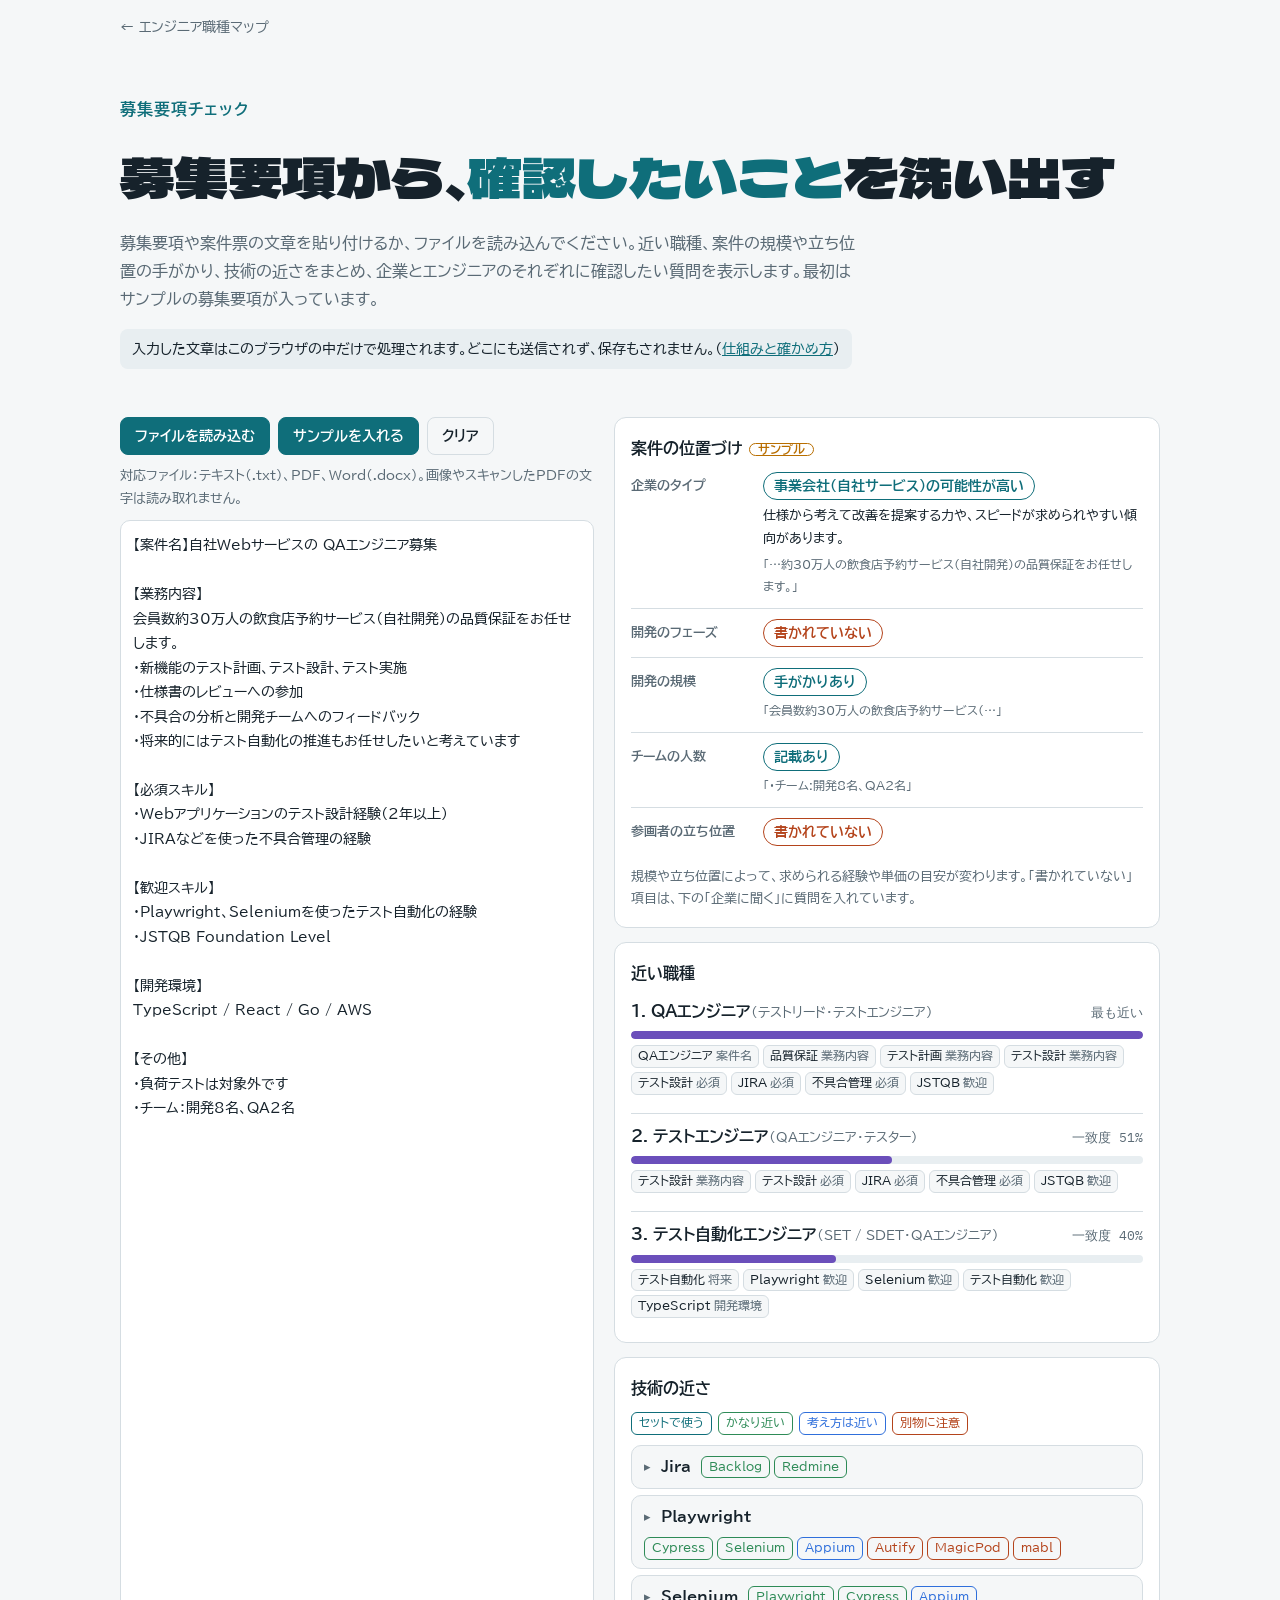
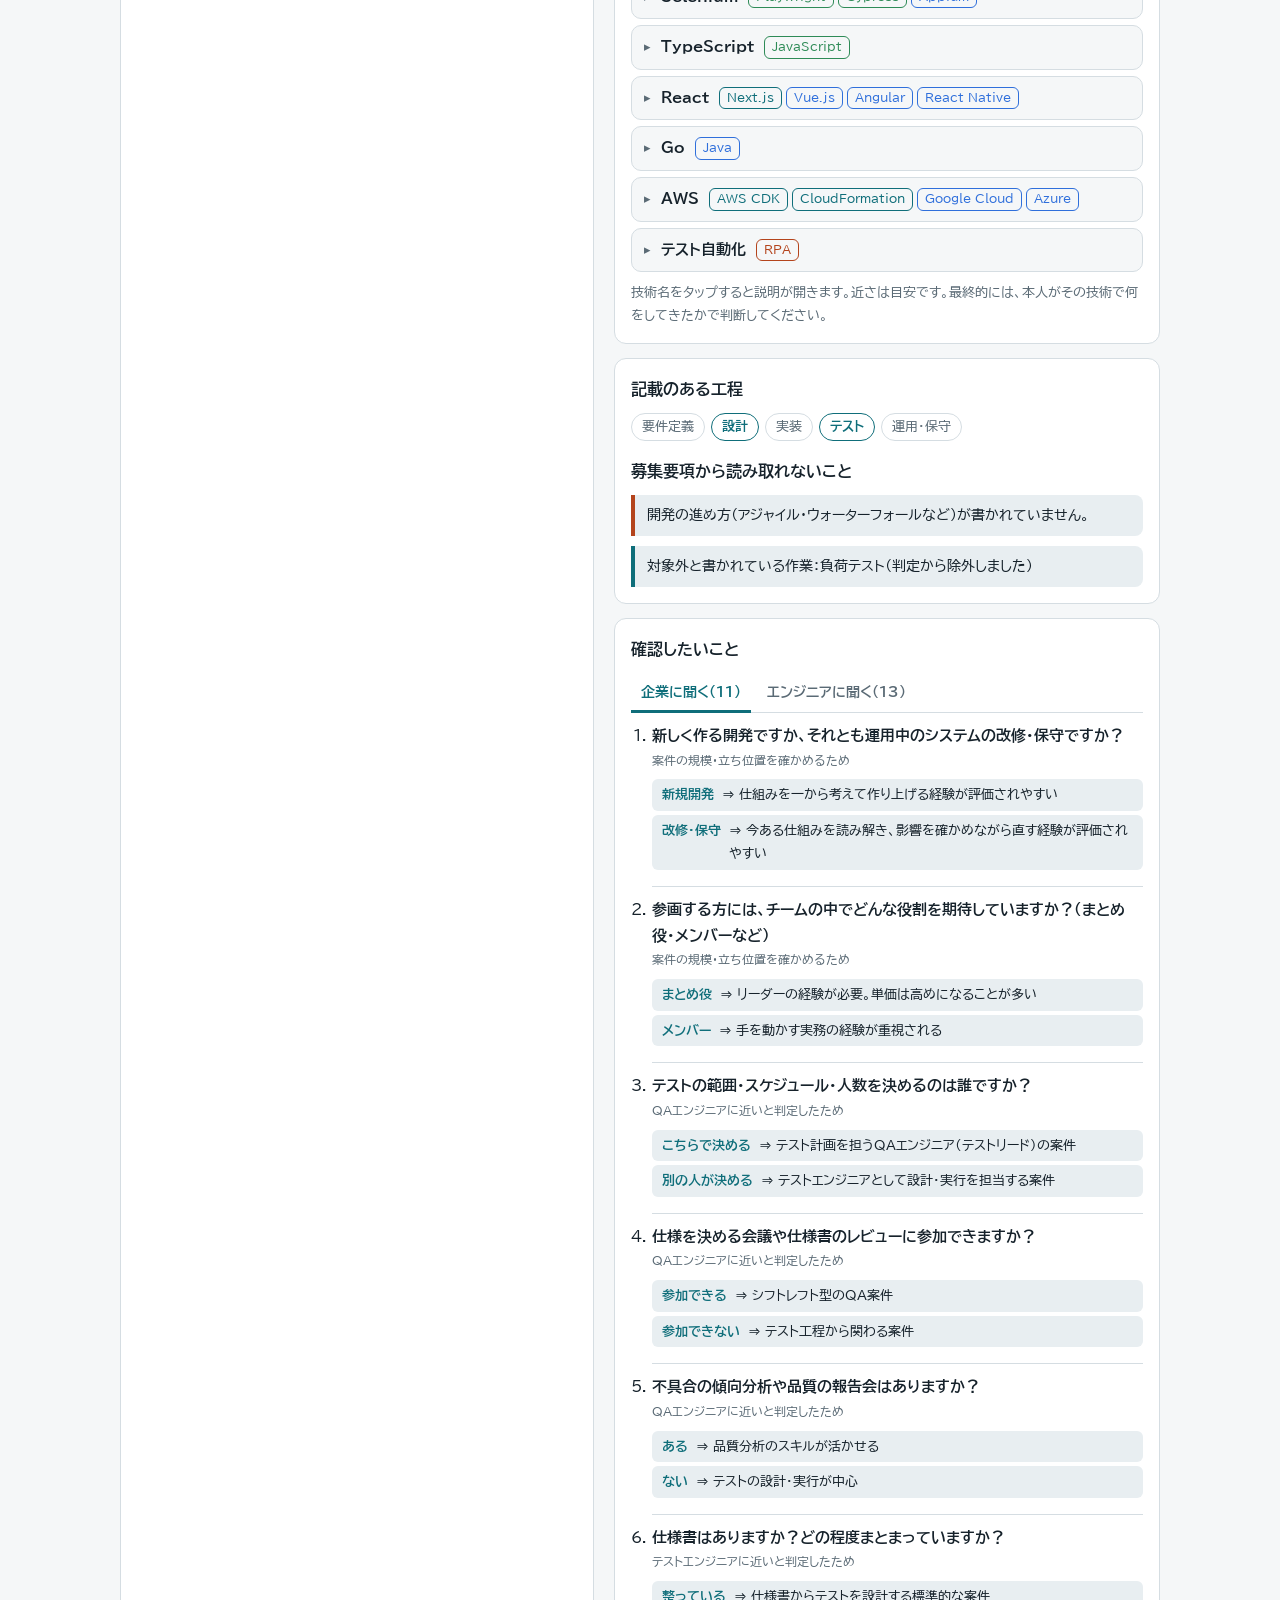
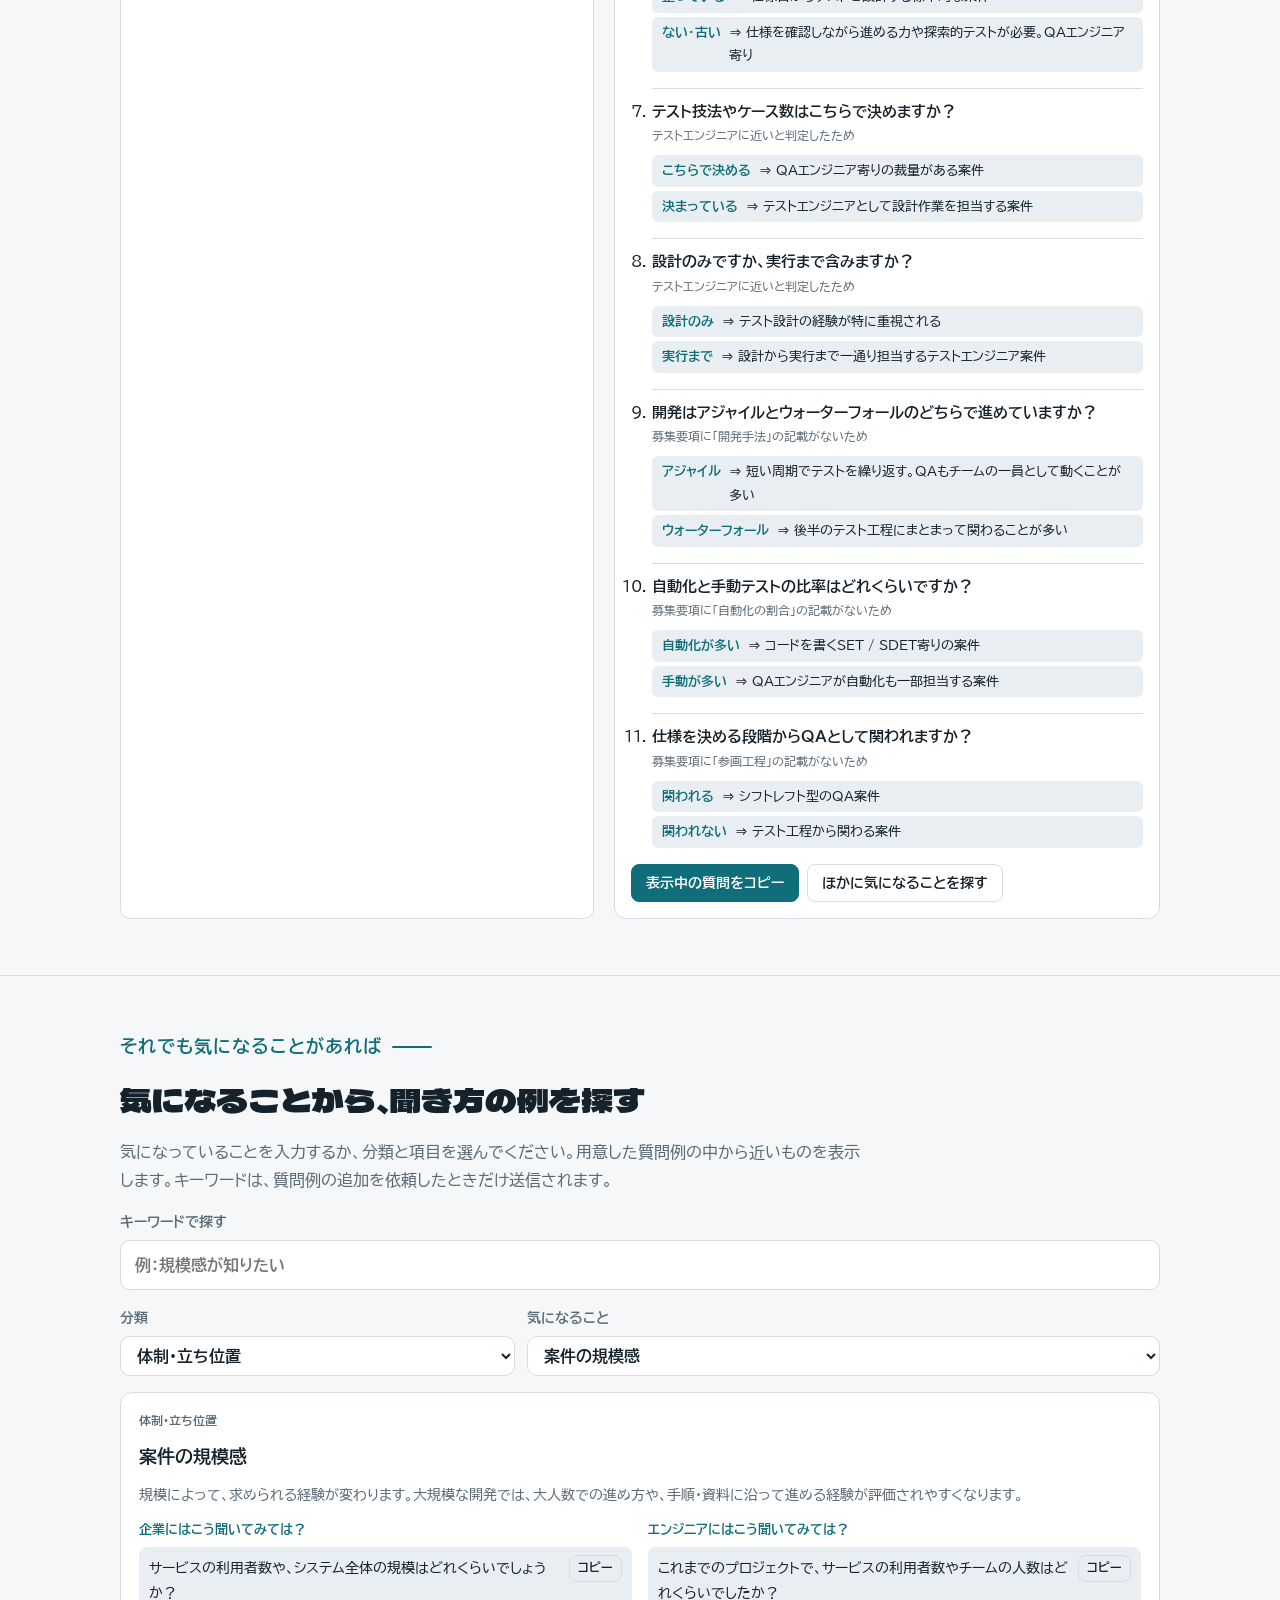
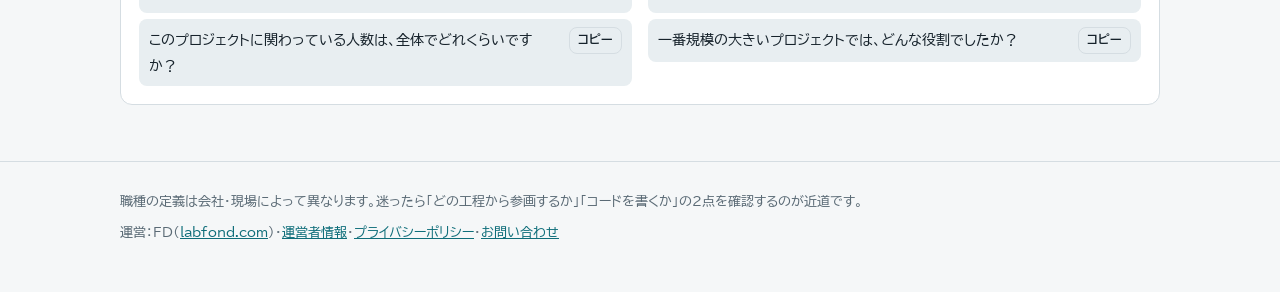
<file: check.html>
<!doctype html>
<html lang="ja">
<head>
<meta charset="utf-8">
<meta name="viewport" content="width=device-width, initial-scale=1, viewport-fit=cover">
<title>募集要項チェック | エンジニア職種マップ</title>
<meta name="description" content="募集要項を貼り付けると、近い職種、案件の規模や立ち位置の手がかり、技術の近さ、企業とエンジニアに確認したい質問をまとめて表示します。入力内容はブラウザの中だけで処理されます。">
<meta name="robots" content="noindex">
<link rel="icon" href="/favicon.ico" sizes="any">
<link rel="icon" href="/icon-192.png" type="image/png">
<link rel="apple-touch-icon" href="/apple-touch-icon.png">
<link rel="canonical" href="https://engineer-map.labfond.com/check.html">
<meta property="og:type" content="website">
<meta property="og:site_name" content="エンジニア職種マップ">
<meta property="og:title" content="募集要項チェック | エンジニア職種マップ">
<meta property="og:description" content="募集要項を貼り付けると、近い職種、案件の規模や立ち位置の手がかり、技術の近さ、企業とエンジニアに確認したい質問をまとめて表示します。入力内容はブラウザの中だけで処理されます。">
<meta property="og:url" content="https://engineer-map.labfond.com/check.html">
<meta property="og:locale" content="ja_JP">
<meta name="twitter:card" content="summary">
<!-- Google tag (gtag.js) -->
<script async src="https://www.googletagmanager.com/gtag/js?id=G-GK0SS0BLJ9"></script>
<script>
  window.dataLayer = window.dataLayer || [];
  function gtag(){dataLayer.push(arguments);}
  gtag('js', new Date());
  gtag('config', 'G-GK0SS0BLJ9');
</script>
<link rel="preconnect" href="https://fonts.googleapis.com">
<link rel="preconnect" href="https://fonts.gstatic.com" crossorigin>
<link rel="stylesheet" href="https://fonts.googleapis.com/css2?family=BIZ+UDPGothic:wght@400;700&family=Dela+Gothic+One&family=IBM+Plex+Mono:wght@500&display=swap">
<link rel="stylesheet" href="assets/site.css">
</head>
<body>
<nav class="topnav wrap"><a href="./">← エンジニア職種マップ</a></nav>
<header class="wrap hero stack">
  <p class="eyebrow">募集要項チェック</p>
  <h1>募集要項から、<wbr><em>確認したいこと</em>を<wbr>洗い出す</h1>
  <p class="lead">募集要項や案件票の文章を貼り付けるか、ファイルを読み込んでください。近い職種、案件の規模や立ち位置の手がかり、技術の近さをまとめ、企業とエンジニアのそれぞれに確認したい質問を表示します。最初はサンプルの募集要項が入っています。</p>
  <p class="privacy">入力した文章はこのブラウザの中だけで処理されます。どこにも送信されず、保存もされません。（<a href="https://labfond.com/articles/browser-tools-privacy.html" target="_blank" rel="noopener">仕組みと確かめ方</a>）</p>
</header>
<main>
<section id="tool" class="tool-sec">
  <div class="wrap stack">
    <div class="ck">
      <div class="ck-in">
        <div class="ck-bar">
          <label class="btn" for="ckFile">ファイルを読み込む</label>
          <input type="file" id="ckFile" accept=".txt,.md,.csv,.pdf,.docx,text/plain,application/pdf,application/vnd.openxmlformats-officedocument.wordprocessingml.document" hidden>
          <button class="btn" type="button" id="ckSample">サンプルを入れる</button>
          <button class="btn ghost" type="button" id="ckClear">クリア</button>
        </div>
        <p class="ck-note" id="ckStatus">対応ファイル：テキスト（.txt）、PDF、Word（.docx）。画像やスキャンしたPDFの文字は読み取れません。</p>
        <textarea id="ckText" spellcheck="false" placeholder="ここに募集要項を貼り付けてください（ファイルをドラッグ＆ドロップすることもできます）"></textarea>
      </div>
      <div class="ck-out" id="ckOut" aria-live="polite"></div>
    </div>
  </div>
</section>
<section id="ask">
  <div class="wrap stack">
    <p class="eyebrow">それでも気になることがあれば</p>
    <h2>気になることから、<wbr>聞き方の例を<wbr>探す</h2>
    <p class="lead">気になっていることを入力するか、分類と項目を選んでください。用意した質問例の中から近いものを表示します。キーワードは、質問例の追加を依頼したときだけ送信されます。</p>
    <label class="ask-in" for="askQ"><span>キーワードで探す</span><input type="search" id="askQ" placeholder="例：規模感が知りたい" autocomplete="off"></label>
    <div class="ask-sel" id="askChips">
      <label for="askCat"><span>分類</span><select id="askCat"></select></label>
      <label for="askItem"><span>気になること</span><select id="askItem"></select></label>
    </div>
    <div class="ask-out" id="askOut" aria-live="polite"></div>
  </div>
</section>
</main>

<footer><div class="wrap stack" style="gap:8px">
  <p>職種の定義は会社・現場によって異なります。迷ったら「どの工程から参画するか」「コードを書くか」の2点を確認するのが近道です。</p>
  <p class="foot-links">運営：FD（<a href="https://labfond.com/" target="_blank" rel="noopener">labfond.com</a>）<span aria-hidden="true">・</span><a href="https://labfond.com/about.html" target="_blank" rel="noopener">運営者情報</a><span aria-hidden="true">・</span><a href="https://labfond.com/privacy.html" target="_blank" rel="noopener">プライバシーポリシー</a><span aria-hidden="true">・</span><a href="https://docs.google.com/forms/d/1ul9e318yHhixHOjYTOZlA2eYhhNiN5sS4JxnIKr2HPA/viewform" target="_blank" rel="noopener">お問い合わせ</a></p>
</div></footer>

<script src="data/tech.js"></script>
<script src="data/ask.js"></script>
<script>
  // 質問例の追加依頼の受付先（Google Apps Script のウェブアプリURL）。空のときは「受付準備中」と表示します。
  window.EM_REQUEST_ENDPOINT = "";
</script>
<script src="assets/check.js"></script>
</body>
</html>
</file>
<file: assets/site.css>
:root{color-scheme:light;padding-top:env(safe-area-inset-top,0px);padding-bottom:env(safe-area-inset-bottom,0px)}
body{margin:0;font-size:14px}img{max-width:100%}[hidden]{display:none!important}
html{scroll-behavior:smooth}
/* Layout: 工程表（スイムレーン）を背骨に、結論→体験→比較表→案件票チェックの順で縦に流す */
:root{
  --bg:#F5F7F8; --surface:#FFFFFF; --ink:#16222B; --muted:#5A6A75; --line:#D5DDE2; --soft:#E8EEF1;
  --accent:#0F6E7A;
  --c-pm:#B86E00; --c-ds:#C2416B; --c-fe:#2F6FDB; --c-be:#2E8B57; --c-qa:#6B4FBB; --c-fs:#2A7D8F;
  --warn:#B4441C;
  --f-display:"Dela Gothic One","BIZ UDPGothic","Hiragino Kaku Gothic ProN",sans-serif;
  --f-body:"BIZ UDPGothic","Hiragino Kaku Gothic ProN","Yu Gothic",Meiryo,sans-serif;
  --f-mono:"IBM Plex Mono",ui-monospace,Menlo,monospace;
}
@media (prefers-color-scheme: dark){:root:not([data-theme="light"]){
  --bg:#10181D; --surface:#17222A; --ink:#E6EDF1; --muted:#97A7B1; --line:#2B3A44; --soft:#1E2B34;
  --accent:#4FC3CF;
  --c-pm:#F0A53A; --c-ds:#F07A9C; --c-fe:#6FA0F5; --c-be:#5BC48A; --c-qa:#A58EF0; --c-fs:#5CC0D4; --warn:#F08A5D;
  color-scheme:dark}}
:root[data-theme="dark"]{
  --bg:#10181D; --surface:#17222A; --ink:#E6EDF1; --muted:#97A7B1; --line:#2B3A44; --soft:#1E2B34;
  --accent:#4FC3CF;
  --c-pm:#F0A53A; --c-ds:#F07A9C; --c-fe:#6FA0F5; --c-be:#5BC48A; --c-qa:#A58EF0; --c-fs:#5CC0D4; --warn:#F08A5D;
  color-scheme:dark}

body{background:var(--bg);color:var(--ink);font-family:var(--f-body);font-size:16px;line-height:1.75}
.wrap{max-width:1040px;margin:0 auto;padding-left:max(16px,env(safe-area-inset-left,0px));padding-right:max(16px,env(safe-area-inset-right,0px))}
section{padding-block:56px;border-top:1px solid var(--line)}
h1,h2,h3,.tl b,.eq,.dot,.scale,.lanes .hd b,.lanes .rl,dl.gl dt,.pat .flow,.legend,.ax{word-break:keep-all;overflow-wrap:anywhere}
h1,h2{font-family:var(--f-display);font-weight:400;text-wrap:balance;line-height:1.35;margin:0}
h2{font-size:clamp(1.5rem,3.6vw,2rem)}
h3{font-size:1.1rem;margin:0;text-wrap:balance}
p{margin:0}
.eyebrow{font-family:var(--f-body);font-size:1rem;font-weight:700;letter-spacing:.06em;color:var(--accent);text-transform:uppercase}
section > .wrap > .eyebrow{font-size:1.1rem;display:inline-flex;align-items:center;gap:10px}
section > .wrap > .eyebrow::after{content:"";width:40px;height:2px;background:var(--accent);border-radius:2px}
.lead{color:var(--muted);max-width:62ch}
.stack{display:flex;flex-direction:column;gap:16px}
a{color:var(--accent)}
:focus-visible{outline:3px solid var(--accent);outline-offset:2px}

/* role chips */
.chip{display:inline-flex;align-items:center;gap:6px;font-size:.82rem;font-weight:700;padding:2px 10px;border-radius:999px;border:1.5px solid currentColor;white-space:nowrap}
.pm{color:var(--c-pm)}.ds{color:var(--c-ds)}.fe{color:var(--c-fe)}.be{color:var(--c-be)}.qa{color:var(--c-qa)}.fs{color:var(--c-fs)}

/* hero */
.hero{padding-block:56px 40px}
.hero h1{font-size:clamp(2rem,6vw,3.4rem)}
.hero h1 em{font-style:normal;color:var(--accent)}
.tldr{display:grid;grid-template-columns:repeat(auto-fit,minmax(180px,1fr));gap:12px;margin-top:28px}
.tl{background:var(--surface);border:1px solid var(--line);border-radius:10px;padding:14px 16px;display:flex;flex-direction:column;gap:6px;min-width:0}
.tl b{font-size:1.02rem}
.tl span{color:var(--muted);font-size:.9rem;line-height:1.6}
.tl .chip{align-self:flex-start}

/* simulator */
.sim{background:var(--surface);border:1px solid var(--line);border-radius:14px;overflow:hidden}
.toggles{display:flex;flex-wrap:wrap;gap:10px 22px;padding:16px 18px;background:var(--soft);border-bottom:1px solid var(--line)}
.sw{display:flex;align-items:center;gap:10px;font-size:.92rem;font-weight:700;cursor:pointer}
.sw input{appearance:none;width:42px;height:24px;border-radius:999px;background:var(--line);position:relative;cursor:pointer;flex:none;transition:background .2s}
.sw input::after{content:"";position:absolute;top:3px;left:3px;width:18px;height:18px;border-radius:50%;background:var(--surface);transition:left .2s}
.sw input:checked{background:var(--accent)}
.sw input:checked::after{left:21px}
.lane-scroll{overflow-x:auto}
.lanes{display:grid;grid-template-columns:120px repeat(5,minmax(110px,1fr));min-width:690px}
.lanes > div{border-bottom:1px solid var(--line);border-right:1px solid var(--line);padding:8px;font-size:.82rem;min-height:44px;display:flex;align-items:center}
.lanes .hd{font-family:var(--f-mono);font-size:.74rem;color:var(--muted);background:var(--soft);cursor:pointer;flex-direction:column;align-items:flex-start;gap:2px;border-top:3px solid transparent}
.lanes .hd b{font-family:var(--f-body);color:var(--ink);font-size:.86rem}
.lanes .hd.on{border-top-color:var(--accent);background:var(--surface)}
.lanes .rl{font-weight:700;flex-direction:column;align-items:flex-start;justify-content:center;line-height:1.4}
.lanes .rl small{font-weight:400;font-size:.7rem;color:var(--muted)}
.cell{justify-content:center}
.bar{width:100%;height:22px;border-radius:5px;background:currentColor;opacity:.85;display:flex;align-items:center;justify-content:center;transition:opacity .25s}
.bar i{font-style:normal;color:var(--surface);font-size:.72rem;font-weight:700;white-space:nowrap}
.bar.lite{opacity:.28}
.bar.new{outline:2px dashed currentColor;outline-offset:2px}
.steptabs{display:flex;gap:6px;padding:14px 18px 0;flex-wrap:wrap}
.steptabs button{font:inherit;font-size:.86rem;border:1px solid var(--line);background:var(--bg);color:var(--ink);border-radius:8px;padding:6px 12px;cursor:pointer}
.steptabs button[aria-selected="true"]{background:var(--accent);color:var(--surface);border-color:var(--accent);font-weight:700}
.detail{padding:18px;display:grid;grid-template-columns:1.3fr 1fr;gap:20px}
.detail > div{min-width:0}
.detail h3{font-size:1.3rem;margin-bottom:8px}
.who{display:flex;flex-wrap:wrap;gap:6px;margin:10px 0}
.box{border:1px solid var(--line);border-radius:10px;padding:14px;display:flex;flex-direction:column;gap:8px;font-size:.92rem}
.box .k{font-family:var(--f-mono);font-size:.72rem;letter-spacing:.1em;color:var(--muted)}
.memo{background:var(--soft);border-left:4px solid var(--accent);border-radius:0 10px 10px 0;padding:12px 14px;font-size:.92rem}
.memo b{color:var(--accent)}
ul.clean{margin:0;padding-left:1.2em}
ul.clean li+li{margin-top:4px}

/* analogy */
.ana{display:grid;grid-template-columns:repeat(auto-fit,minmax(230px,1fr));gap:12px}
.ana .row{background:var(--surface);border:1px solid var(--line);border-radius:10px;padding:14px;display:flex;flex-direction:column;gap:6px}
.ana .eq{font-size:1.05rem;font-weight:700}
.ana .sub{color:var(--muted);font-size:.88rem}

/* patterns */
.pats{display:grid;grid-template-columns:repeat(auto-fit,minmax(260px,1fr));gap:14px}
.pat{background:var(--surface);border:1px solid var(--line);border-radius:12px;padding:18px;display:flex;flex-direction:column;gap:10px}
.pat .fit{font-size:.84rem;color:var(--muted)}
.flow{display:flex;align-items:center;gap:6px;flex-wrap:wrap;font-size:.84rem}
.flow .arr{color:var(--muted)}

/* QA map */
.qa-grid{display:grid;grid-template-columns:1fr 1fr;gap:24px;align-items:start}
.qa-grid > div{min-width:0}
.map{position:relative;aspect-ratio:1/0.85;max-width:100%;background:var(--surface);border:1px solid var(--line);border-radius:12px;overflow:hidden}
.map .ax{position:absolute;font-family:var(--f-mono);font-size:.7rem;color:var(--muted)}
.map .gridl{position:absolute;background:var(--line)}
.dot{position:absolute;transform:translate(-50%,-50%);display:flex;flex-direction:column;align-items:center;gap:4px;text-align:center;font-size:.8rem;font-weight:700;width:120px}
.dot::before{content:"";width:16px;height:16px;border-radius:50%;background:currentColor}
.dot small{font-weight:400;color:var(--muted);font-size:.72rem;line-height:1.35}
.gate{border:2px solid var(--c-qa);border-radius:12px;padding:16px;display:flex;flex-direction:column;gap:10px;background:var(--surface)}
.gate h3{color:var(--c-qa)}
.scale{display:grid;grid-template-columns:repeat(3,1fr);gap:6px;font-size:.8rem}
.scale div{border:1px solid var(--line);border-radius:8px;padding:8px;display:flex;flex-direction:column;gap:2px}
.scale div:last-child{border-color:var(--c-qa);background:var(--soft)}
.scale b{font-size:.86rem}

/* shift */
.shift{display:grid;grid-template-columns:repeat(auto-fit,minmax(260px,1fr));gap:14px}
.tools{display:flex;flex-direction:column;gap:8px;font-size:.8rem}
.tools div{display:flex;flex-wrap:wrap;align-items:center;gap:4px 6px}
.tools .k{width:100%;color:var(--muted);font-size:.74rem}
.tools .tg{font-family:var(--f-mono);border:1px solid var(--line);background:var(--soft);border-radius:6px;padding:1px 8px;color:var(--ink)}
.shift .s{background:var(--surface);border:1px solid var(--line);border-radius:12px;padding:16px;display:flex;flex-direction:column;gap:8px}
.costline{display:flex;align-items:flex-end;gap:6px;height:90px;margin-top:6px}
.costline div{flex:1;background:var(--warn);border-radius:4px 4px 0 0;opacity:.8;position:relative}
.costline span{position:absolute;bottom:-20px;left:50%;transform:translateX(-50%);font-size:.68rem;color:var(--muted);white-space:nowrap}

/* cheat sheet */
.filter{display:flex;gap:8px;flex-wrap:wrap}
.filter button{font:inherit;font-size:.84rem;padding:5px 12px;border-radius:999px;border:1px solid var(--line);background:var(--surface);color:var(--ink);cursor:pointer}
.filter button[aria-pressed="true"]{background:var(--ink);color:var(--bg);border-color:var(--ink)}
.tbl-wrap{overflow-x:auto;border:1px solid var(--line);border-radius:12px;background:var(--surface)}
table{border-collapse:collapse;width:100%;min-width:680px;font-size:.9rem}
th,td{text-align:left;padding:12px 14px;border-bottom:1px solid var(--line);vertical-align:top}
th{font-family:var(--f-mono);font-size:.72rem;letter-spacing:.1em;color:var(--muted);font-weight:500;background:var(--soft)}
td.kw{font-weight:700;width:26%}
td.role{width:28%}
td.role small{display:block;color:var(--muted);font-size:.8rem;margin-top:2px}
td.q{color:var(--muted)}
td.q ul{margin:0;padding-left:1.1em}
td.q li+li{margin-top:4px}
.legend{font-size:.86rem;color:var(--muted)}
tr.alert td.kw{color:var(--warn)}
tr:last-child td{border-bottom:none}

/* glossary */
dl.gl{display:grid;grid-template-columns:repeat(auto-fit,minmax(280px,1fr));gap:0 28px;margin:0}
dl.gl div{padding:12px 0;border-bottom:1px solid var(--line)}
dl.gl dt{font-weight:700}
dl.gl dd{margin:2px 0 0;color:var(--muted);font-size:.9rem}

.src{font-size:.84rem;color:var(--muted)}
.src li+li{margin-top:4px}
footer{padding-block:28px 48px;color:var(--muted);font-size:.82rem;border-top:1px solid var(--line)}

.privacy{font-size:.88rem;background:var(--soft);border-radius:8px;padding:8px 12px;align-self:flex-start}
.ck{display:grid;grid-template-columns:minmax(0,1fr) minmax(0,1.15fr);gap:20px;align-items:stretch}
#ckText{flex:1 1 auto}
.ck > div{min-width:0}
.ck-in{display:flex;flex-direction:column;gap:10px}
.ck-bar{display:flex;flex-wrap:wrap;gap:8px}
.btn{font:inherit;font-size:.86rem;font-weight:700;border:1px solid var(--accent);background:var(--accent);color:var(--surface);border-radius:8px;padding:6px 14px;cursor:pointer}
.btn.ghost{background:transparent;color:var(--ink);border-color:var(--line)}
label.btn:focus-within{outline:3px solid var(--accent);outline-offset:2px}
#ckText{font:inherit;font-size:.9rem;line-height:1.7;width:100%;min-height:340px;height:0;resize:none;overflow:auto;border:1px solid var(--line);border-radius:10px;padding:12px;background:var(--surface);color:var(--ink);box-sizing:border-box}
#ckText.drag{border-color:var(--accent);border-style:dashed;background:var(--soft)}
.ck-note{font-size:.8rem;color:var(--muted)}
.ck-note.err{color:var(--warn)}
.ck-out{display:flex;flex-direction:column;gap:14px}
.ck-card{background:var(--surface);border:1px solid var(--line);border-radius:12px;padding:16px;display:flex;flex-direction:column;gap:10px}
.ck-card h3{font-size:1rem}
.ck-sample{font-size:.74rem;font-weight:700;color:var(--c-pm);border:1px solid currentColor;border-radius:999px;padding:0 8px;margin-left:6px;vertical-align:middle}
.rk{display:flex;flex-direction:column;gap:6px;padding-block:8px;border-top:1px solid var(--line)}
.rk:first-of-type{border-top:none;padding-top:0}
.rk-top{display:flex;justify-content:space-between;align-items:baseline;gap:10px}
.rk-name{font-weight:700;font-size:1.02rem}
.rk-name small{font-weight:400;color:var(--muted);font-size:.8rem}
.rk-pct{font-family:var(--f-mono);font-size:.8rem;color:var(--muted);font-variant-numeric:tabular-nums;white-space:nowrap}
.rk-bar{height:8px;border-radius:4px;background:var(--soft);overflow:hidden}
.rk-bar i{display:block;height:100%;background:currentColor;border-radius:4px}
.rk-ev{display:flex;flex-wrap:wrap;gap:4px}
.ev{font-size:.74rem;border:1px solid var(--line);border-radius:6px;padding:0 6px;color:var(--ink);background:var(--bg)}
.ev em{font-style:normal;color:var(--muted);margin-left:3px}
.ck-flag{font-size:.88rem;border-left:4px solid var(--warn);background:var(--soft);padding:8px 12px;border-radius:0 8px 8px 0}
.ck-flag.info{border-left-color:var(--accent)}
.steps{display:flex;flex-wrap:wrap;gap:6px}
.steps span{font-size:.8rem;border-radius:999px;padding:2px 10px;border:1px solid var(--line);color:var(--muted)}
.steps span.on{border-color:var(--accent);color:var(--accent);font-weight:700}
ol.qs{margin:0;padding-left:1.4em;font-size:.92rem}
ol.qs > li{padding-bottom:6px}
ol.qs > li + li{margin-top:10px;padding-top:10px;border-top:1px solid var(--line)}
.qq{font-weight:700}
ol.qs small.why{display:block;color:var(--muted);font-size:.74rem;margin-top:2px}
ul.ans{list-style:none;margin:8px 0 0;padding:0;display:flex;flex-direction:column;gap:4px}
ul.ans li{display:grid;grid-template-columns:auto minmax(0,1fr);gap:4px 8px;font-size:.84rem;background:var(--soft);border-radius:6px;padding:4px 10px}
ul.ans b{white-space:nowrap;color:var(--accent)}
ul.ans span{color:var(--ink)}
@media (max-width:480px){ul.ans li{grid-template-columns:1fr}}
.ck-copy{align-self:flex-start}
.ck-hl-wrap{display:flex;flex-direction:column;gap:10px}
.ck-hl-head{display:flex;flex-wrap:wrap;justify-content:space-between;align-items:baseline;gap:8px}
.ck-legend{display:flex;flex-wrap:wrap;gap:6px 14px;font-size:.78rem;color:var(--muted)}
.ck-legend mark{margin-right:4px}
.ck-hl{background:var(--surface);border:1px solid var(--line);border-radius:12px;padding:16px;font-size:.9rem;line-height:1.9;white-space:pre-wrap;overflow-wrap:anywhere;max-height:420px;overflow:auto}
mark{color:inherit;background:none;border-radius:3px;padding:0 1px}
mark.m-on{background:color-mix(in srgb,var(--mc,var(--accent)) 22%,transparent);box-shadow:inset 0 -2px 0 var(--mc,var(--accent))}
mark.m-half{border-bottom:2px dotted var(--mc,var(--accent))}
mark.m-neg{text-decoration:line-through;color:var(--muted)}
@media (max-width:760px){.ck{grid-template-columns:1fr}#ckText{flex:none;height:320px;min-height:0}}

@media (max-width:760px){
  .detail,.qa-grid{grid-template-columns:1fr}
  .dot{width:96px}
}
@media (prefers-reduced-motion:reduce){*{transition:none!important}}

/* ===== 本編：案内カード・事業会社とSIer ===== */
.cta{display:flex;flex-wrap:wrap;align-items:center;justify-content:space-between;gap:16px;background:var(--surface);border:1px solid var(--line);border-radius:14px;padding:20px}
.cta > div{flex:1 1 320px;min-width:0}
.cta-btn{text-decoration:none;font-size:1rem;padding:10px 20px}
.biz{display:grid;grid-template-columns:repeat(auto-fit,minmax(260px,1fr));gap:14px}
.biz ul{font-size:.9rem}

/* ===== 募集要項チェック ===== */
.topnav{padding-block:14px 0;font-size:.9rem}
.topnav a{color:var(--muted);text-decoration:none}
.topnav a:hover{color:var(--accent)}
.tool-sec{border-top:none;padding-top:8px}
.ck-small{font-size:.8rem;color:var(--muted)}
.pos{display:flex;flex-direction:column}
.pos-row{display:grid;grid-template-columns:7.5em minmax(0,1fr);gap:4px 12px;padding-block:10px;border-top:1px solid var(--line)}
.pos-row:first-child{border-top:none;padding-top:0}
.pos-k{font-size:.84rem;font-weight:700;color:var(--muted);padding-top:2px}
.pos-v{display:flex;flex-direction:column;gap:4px;min-width:0}
.pos-v small{font-size:.82rem;color:var(--ink)}
.pv{align-self:flex-start;font-size:.86rem;font-weight:700;border-radius:999px;padding:1px 10px;border:1.5px solid var(--accent);color:var(--accent)}
.pv.unk{border-color:var(--warn);color:var(--warn)}
.pev{display:flex;flex-direction:column;gap:2px}
.pev q{font-size:.78rem;color:var(--muted);quotes:"「" "」"}
.lv{display:inline-block;font-size:.74rem;border-radius:6px;padding:0 7px;border:1px solid currentColor;white-space:nowrap}
.lv-pair{color:var(--accent)}
.lv-near{color:var(--c-be)}
.lv-similar{color:var(--c-fe)}
.lv-diff{color:var(--warn)}
.lv-legend{display:flex;flex-wrap:wrap;gap:6px}
.techs{display:flex;flex-direction:column;gap:6px}
details.tech{border:1px solid var(--line);border-radius:10px;background:var(--bg)}
details.tech summary{cursor:pointer;padding:8px 12px;display:flex;flex-wrap:wrap;align-items:center;gap:6px 10px;list-style:none}
details.tech summary::-webkit-details-marker{display:none}
details.tech summary::before{content:"▸";color:var(--muted);font-size:.8rem;transition:transform .15s}
details.tech[open] summary::before{transform:rotate(90deg)}
details.tech summary b{font-size:.95rem}
.tchips{display:flex;flex-wrap:wrap;gap:4px}
.tbody{padding:0 12px 10px;font-size:.86rem;display:flex;flex-direction:column;gap:6px}
.tbody ul{margin:0;padding:0;list-style:none;display:flex;flex-direction:column;gap:6px}
.tbody li{display:flex;flex-wrap:wrap;gap:4px 8px;align-items:baseline}
.tbody li b{white-space:nowrap}
.tabs{display:flex;gap:6px;border-bottom:1px solid var(--line)}
.tabs button{font:inherit;font-size:.9rem;font-weight:700;background:none;border:none;border-bottom:3px solid transparent;color:var(--muted);padding:6px 10px;cursor:pointer;margin-bottom:-1px}
.tabs button[aria-selected="true"]{color:var(--accent);border-bottom-color:var(--accent)}
.ck-out .ck-bar a.btn{text-decoration:none}
.ask-in{display:flex;flex-direction:column;gap:6px;font-size:.86rem;font-weight:700;color:var(--muted)}
.ask-in input{font:inherit;font-size:1rem;padding:10px 14px;border:1px solid var(--line);border-radius:10px;background:var(--surface);color:var(--ink);width:100%;box-sizing:border-box}
.ask-chips{display:flex;flex-wrap:wrap;gap:8px}
.ask-chips button{font:inherit;font-size:.84rem;padding:5px 12px;border-radius:999px;border:1px solid var(--line);background:var(--surface);color:var(--ink);cursor:pointer}
.ask-chips button[aria-pressed="true"]{background:var(--accent);border-color:var(--accent);color:var(--surface);font-weight:700}
.ask-out{display:flex;flex-direction:column;gap:14px}
.ask-card{background:var(--surface);border:1px solid var(--line);border-radius:12px;padding:18px;display:flex;flex-direction:column;gap:10px}
.ask-card h3{font-size:1.1rem}
.ask-why{font-size:.9rem;color:var(--muted)}
.ask-cols{display:grid;grid-template-columns:repeat(auto-fit,minmax(280px,1fr));gap:16px}
.ask-cols > div{min-width:0}
.ask-h{font-size:.84rem;font-weight:700;color:var(--accent);margin-bottom:6px}
.ask-list{list-style:none;margin:0;padding:0;display:flex;flex-direction:column;gap:6px}
.ask-list li{display:flex;gap:10px;align-items:flex-start;justify-content:space-between;background:var(--soft);border-radius:8px;padding:8px 10px;font-size:.9rem}
.ask-list li span{min-width:0}
.btn.mini{font-size:.74rem;padding:2px 8px;flex:none}
.ask-chips{flex-direction:column;gap:10px}
.chip-g{display:flex;flex-direction:column;gap:6px}
.chip-h{font-size:.76rem;font-weight:700;color:var(--muted);letter-spacing:.04em}
.chip-row{display:flex;flex-wrap:wrap;gap:8px}
.ask-cat{font-size:.74rem;font-weight:700;color:var(--muted)}
.mini-cta{display:flex;flex-wrap:wrap;align-items:center;gap:8px 12px;font-size:.9rem;color:var(--muted)}
.mini-cta .btn{text-decoration:none;font-size:.84rem;padding:5px 14px}
.ask-sel{display:grid;grid-template-columns:minmax(0,1fr) minmax(0,1.6fr);gap:12px}
.ask-sel label{display:flex;flex-direction:column;gap:6px;font-size:.86rem;font-weight:700;color:var(--muted);min-width:0}
.ask-sel select{font:inherit;font-size:1rem;padding:10px 12px;border:1px solid var(--line);border-radius:10px;background:var(--surface);color:var(--ink);width:100%;cursor:pointer}
@media (max-width:560px){.ask-sel{grid-template-columns:1fr}}
.req-box{display:flex;flex-direction:column;align-items:flex-start;gap:8px;border:1px dashed var(--accent);border-radius:12px;padding:14px 16px;background:var(--surface)}
.req-box.sub{border-style:solid;border-color:var(--line);background:transparent}
.req-box p{font-size:.92rem}
.req-box .btn[disabled]{opacity:.6;cursor:default}
</file>
